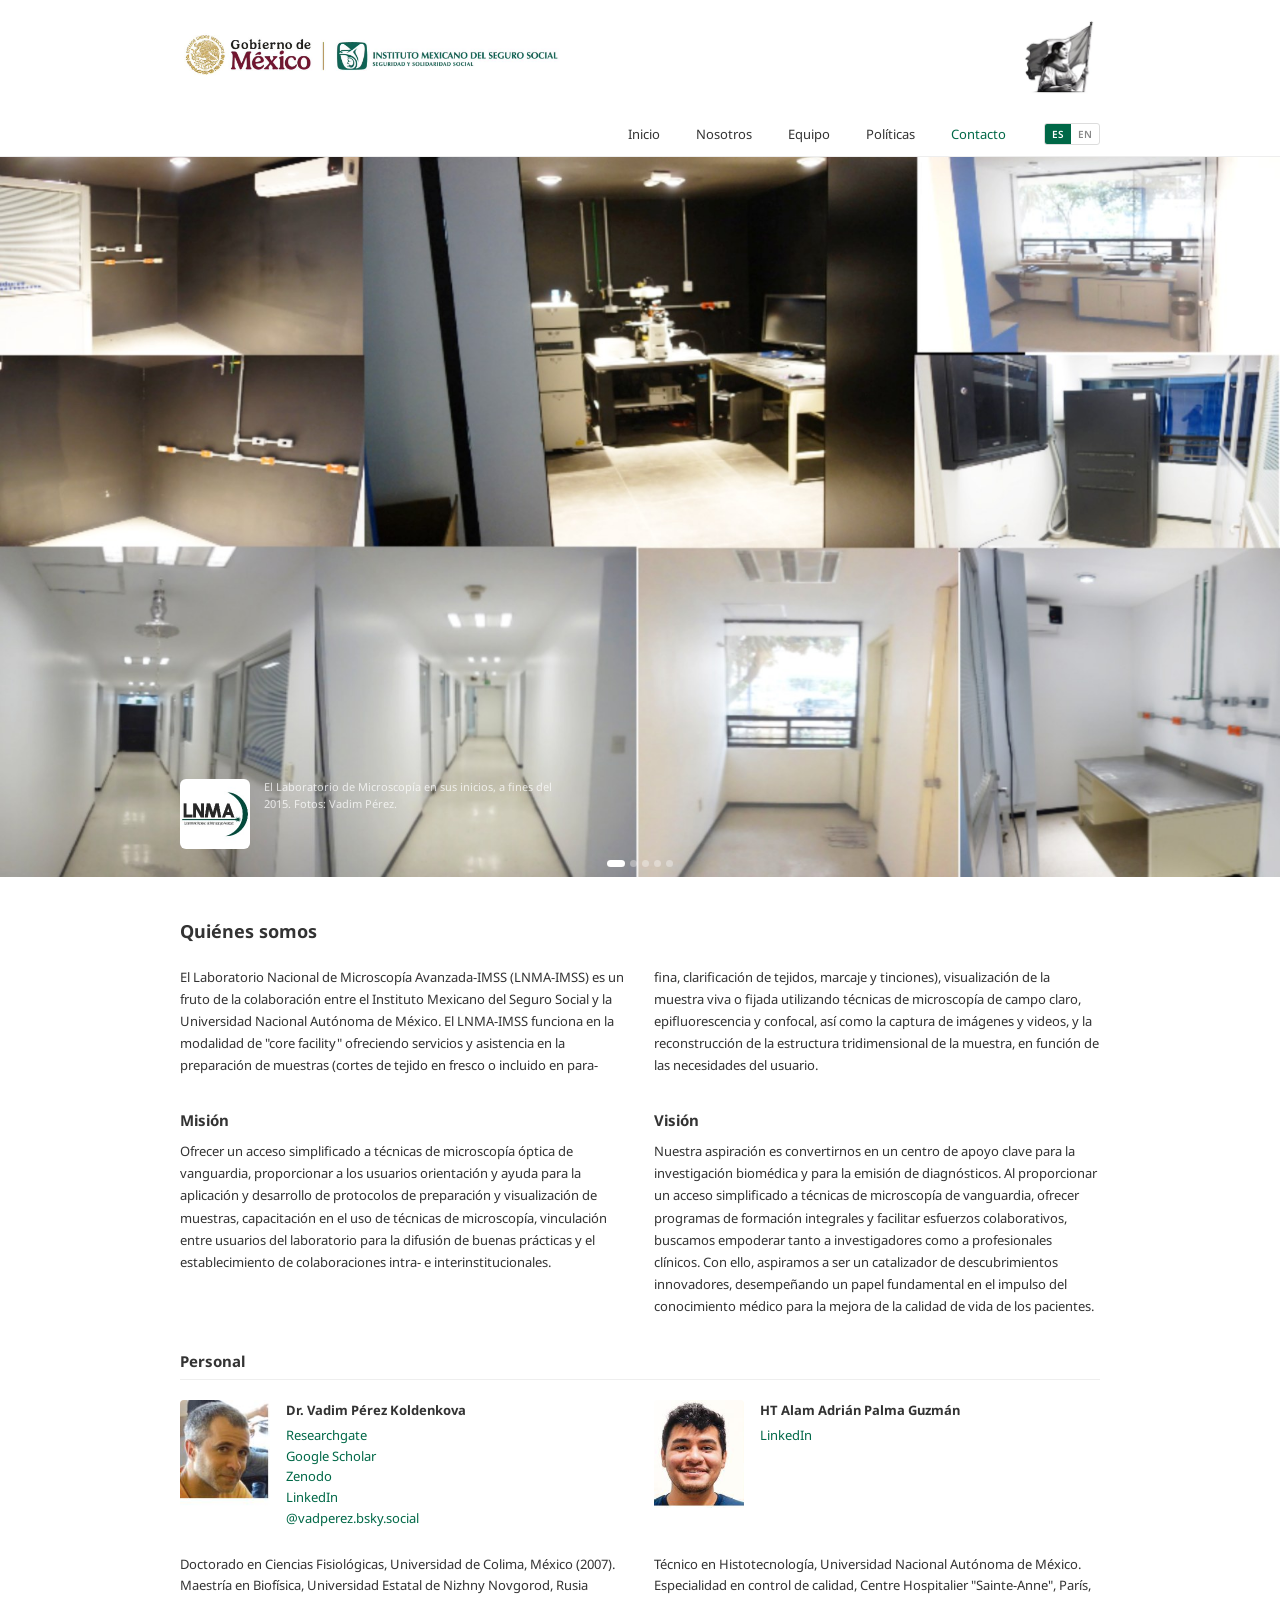
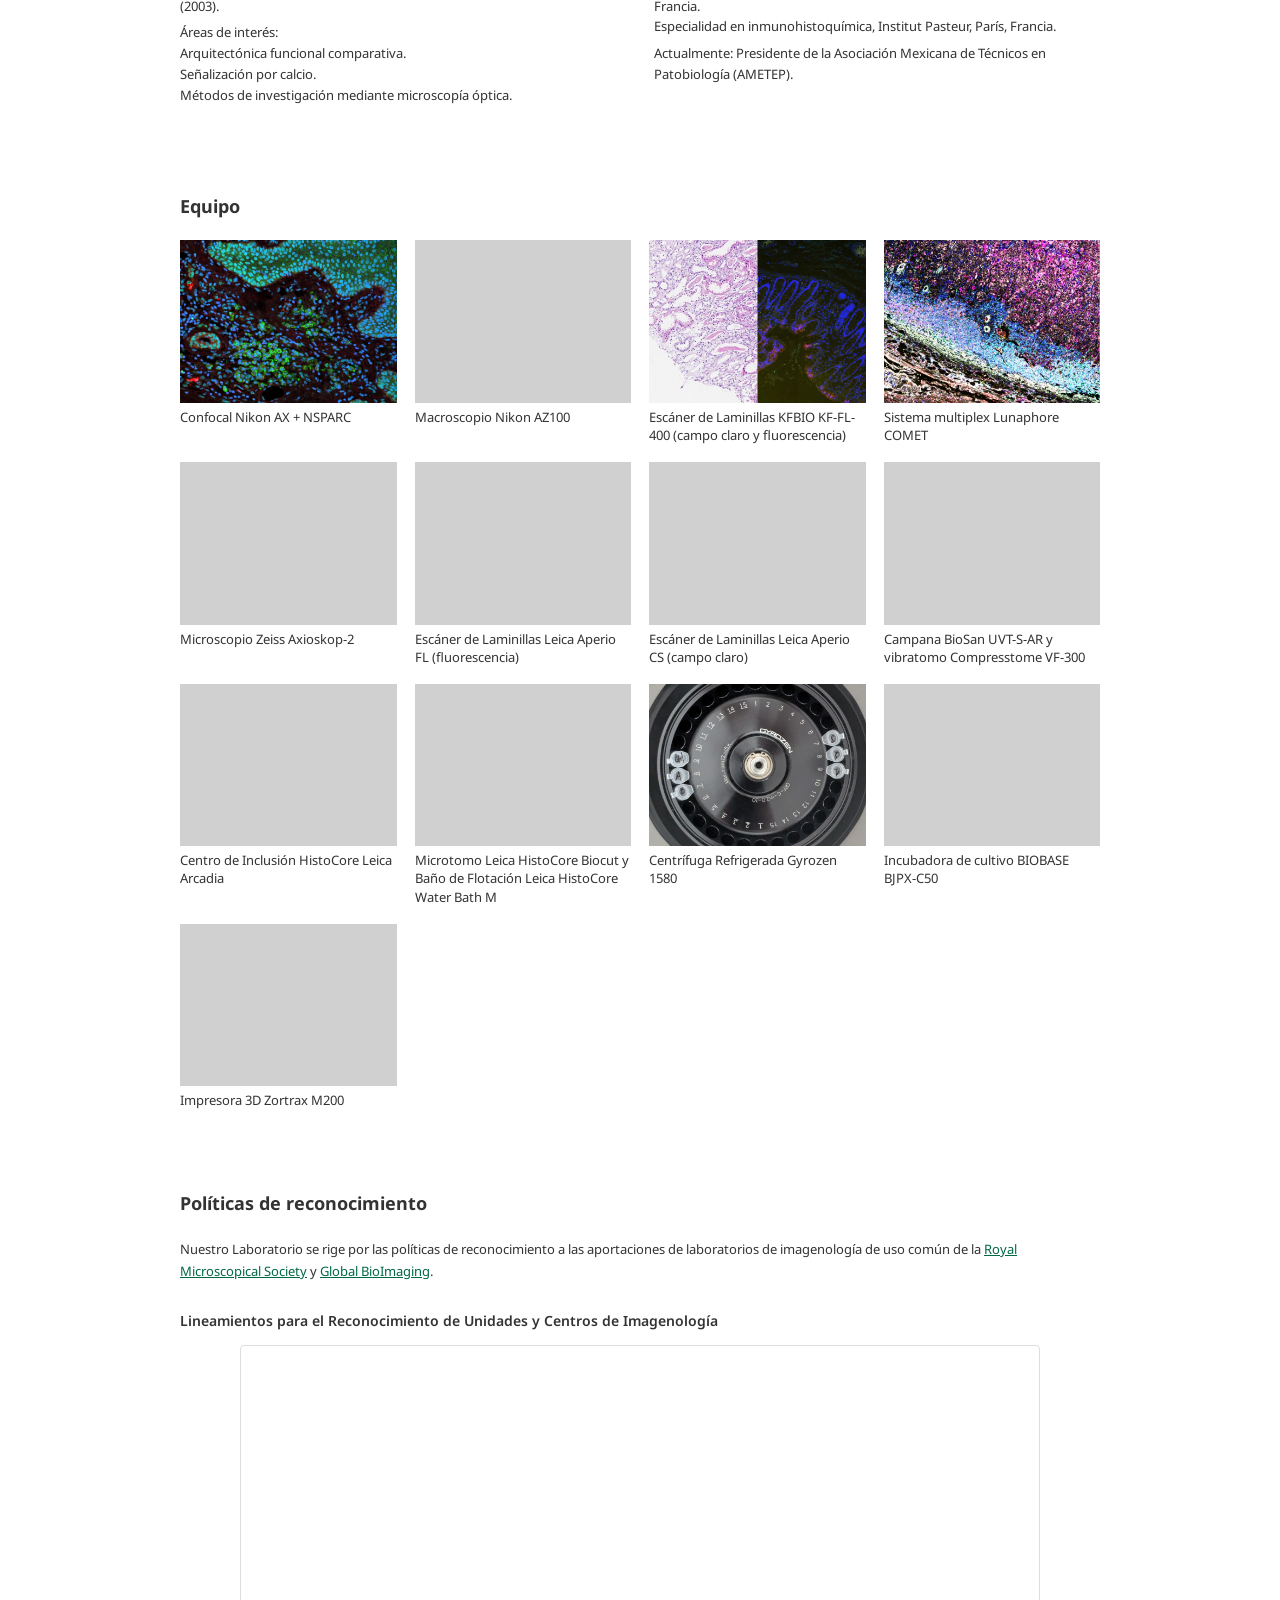
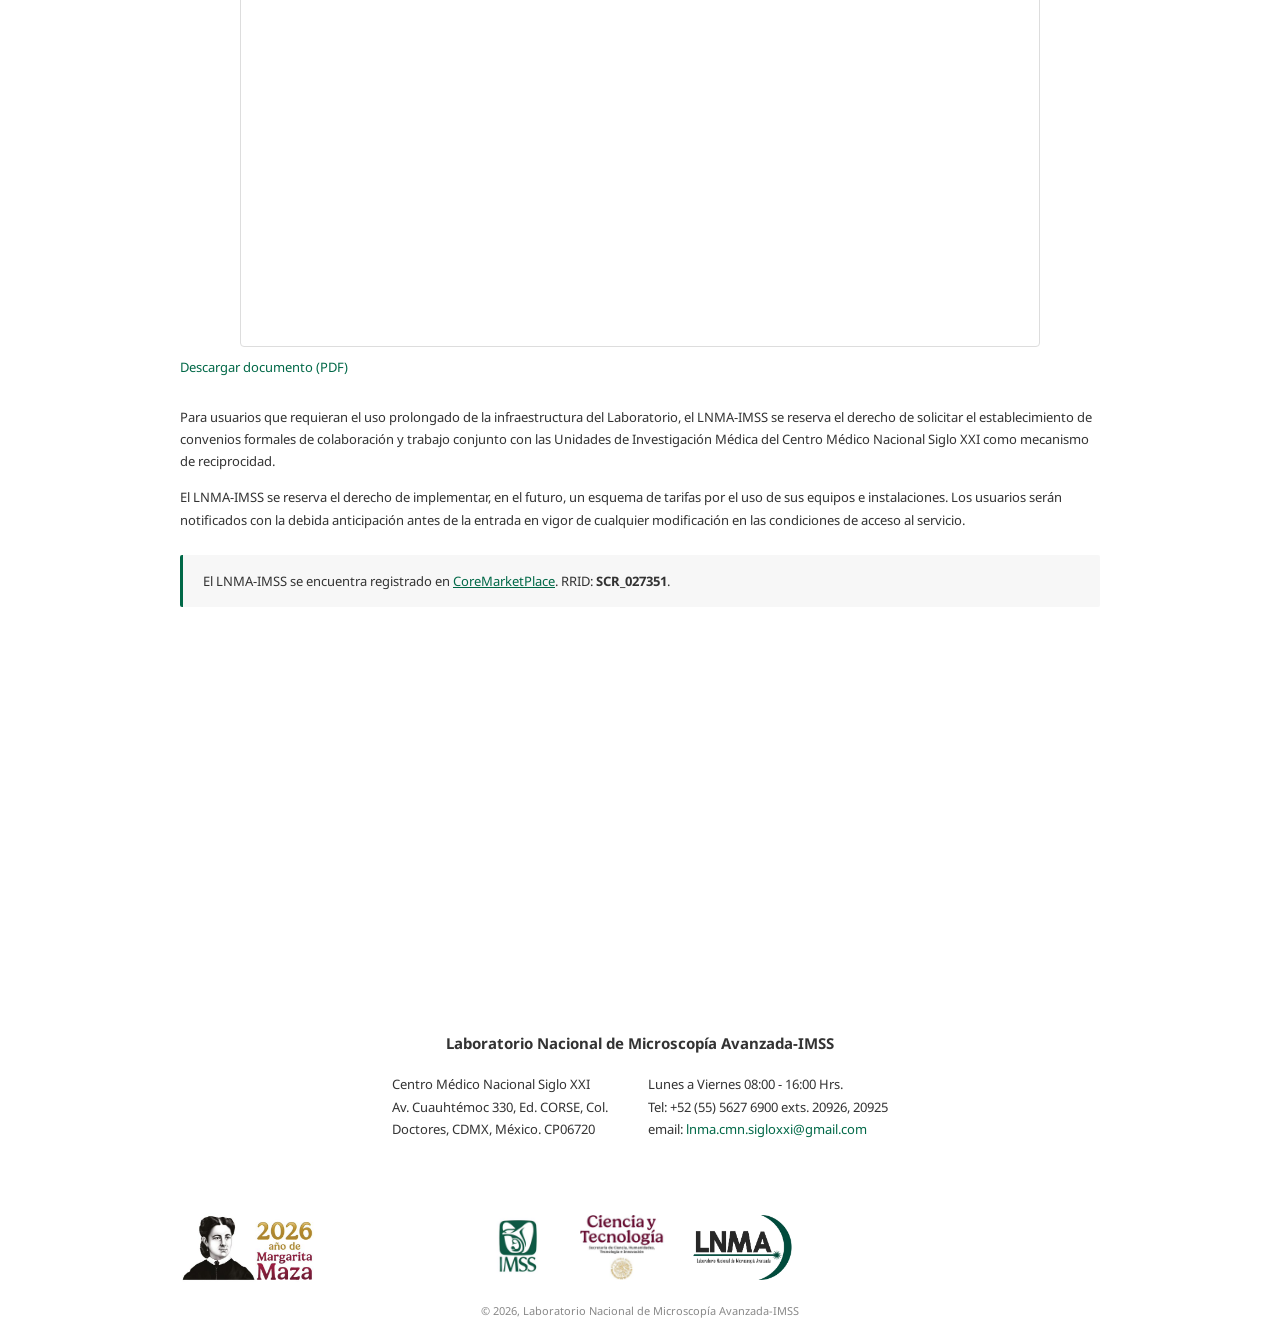
<file: index.html>
<!DOCTYPE html>
<html lang="es">
<head>
  <meta charset="UTF-8">
  <meta name="viewport" content="width=device-width, initial-scale=1.0">

  <!-- Primary Meta Tags -->
  <title>LNMA-IMSS — Laboratorio Nacional de Microscopía Avanzada</title>
  <meta name="title" content="LNMA-IMSS — Laboratorio Nacional de Microscopía Avanzada">
  <meta name="description" content="Laboratorio Nacional de Microscopía Avanzada del Instituto Mexicano del Seguro Social (IMSS) y la UNAM. Core facility de microscopía confocal, epifluorescencia, histología, procesamiento de muestras biológicas y reconstrucción 3D. Centro Médico Nacional Siglo XXI, Ciudad de México.">
  <meta name="keywords" content="LNMA, LNMA-IMSS, microscopía avanzada, microscopía confocal, epifluorescencia, histología, core facility, laboratorio nacional, IMSS, UNAM, Centro Médico Nacional Siglo XXI, microscopía óptica, fluorescencia, preparación de muestras, cortes de tejido, parafina, reconstrucción 3D, bioimagen, investigación biomédica, diagnóstico, Ciudad de México, CDMX, Nikon A1, macroscopio, escáner de laminillas, advanced microscopy, confocal microscopy, bioimaging, Mexico">
  <meta name="author" content="Laboratorio Nacional de Microscopía Avanzada - IMSS">
  <meta name="theme-color" content="#006847">
  <meta name="robots" content="index, follow">
  <meta name="language" content="Spanish, English">
  <meta name="geo.region" content="MX-CMX">
  <meta name="geo.placename" content="Ciudad de México">
  <meta name="geo.position" content="19.4111;-99.1538">
  <meta name="ICBM" content="19.4111, -99.1538">

  <!-- Canonical URL — update with your actual domain -->
  <link rel="canonical" href="https://lnma-imss.github.io/lnma-imss/">

  <!-- Hreflang (bilingual site) -->
  <link rel="alternate" hreflang="es" href="https://lnma-imss.github.io/lnma-imss/">
  <link rel="alternate" hreflang="en" href="https://lnma-imss.github.io/lnma-imss/">
  <link rel="alternate" hreflang="x-default" href="https://lnma-imss.github.io/lnma-imss/">

  <!-- Open Graph / Facebook -->
  <meta property="og:type" content="website">
  <meta property="og:url" content="https://lnma-imss.github.io/lnma-imss/">
  <meta property="og:title" content="LNMA-IMSS — Laboratorio Nacional de Microscopía Avanzada">
  <meta property="og:description" content="Core facility de microscopía óptica avanzada del Instituto Mexicano del Seguro Social y la UNAM. Microscopía confocal, epifluorescencia, histología y procesamiento de muestras biológicas.">
  <meta property="og:image" content="https://lnma-imss.github.io/lnma-imss/assets/images/logos/header-left.png">
  <meta property="og:locale" content="es_MX">
  <meta property="og:locale:alternate" content="en_US">
  <meta property="og:site_name" content="LNMA-IMSS">

  <!-- Twitter Card -->
  <meta name="twitter:card" content="summary_large_image">
  <meta name="twitter:title" content="LNMA-IMSS — Laboratorio Nacional de Microscopía Avanzada">
  <meta name="twitter:description" content="Core facility de microscopía confocal, epifluorescencia e histología. IMSS + UNAM. Centro Médico Nacional Siglo XXI, CDMX.">
  <meta name="twitter:image" content="https://lnma-imss.github.io/lnma-imss/assets/images/logos/header-left.png">

  <!-- JSON-LD Structured Data: Research Laboratory -->
  <script type="application/ld+json">
  {
    "@context": "https://schema.org",
    "@type": "ResearchOrganization",
    "name": "Laboratorio Nacional de Microscopía Avanzada - IMSS",
    "alternateName": ["LNMA-IMSS", "LNMA", "National Laboratory of Advanced Microscopy - IMSS"],
    "url": "https://lnma-imss.github.io/lnma-imss/",
    "logo": "https://lnma-imss.github.io/lnma-imss/assets/images/logos/header-left.png",
    "description": "Laboratorio Nacional de Microscopía Avanzada del IMSS y la UNAM. Core facility que ofrece servicios de microscopía confocal, epifluorescencia, histología, preparación de muestras y reconstrucción 3D para investigación biomédica y diagnóstico.",
    "foundingDate": "2020",
    "address": {
      "@type": "PostalAddress",
      "streetAddress": "Av. Cuauhtémoc 330, Ed. CORSE",
      "addressLocality": "Ciudad de México",
      "addressRegion": "CDMX",
      "postalCode": "06720",
      "addressCountry": "MX"
    },
    "geo": {
      "@type": "GeoCoordinates",
      "latitude": 19.4111,
      "longitude": -99.1538
    },
    "telephone": "+52-55-5627-6900",
    "email": "lnma.cmn.sigloxxi@gmail.com",
    "openingHours": "Mo-Fr 08:00-16:00",
    "parentOrganization": [
      {
        "@type": "Organization",
        "name": "Instituto Mexicano del Seguro Social",
        "alternateName": "IMSS",
        "url": "https://www.imss.gob.mx"
      },
      {
        "@type": "Organization",
        "name": "Universidad Nacional Autónoma de México",
        "alternateName": "UNAM",
        "url": "https://www.unam.mx"
      }
    ],
    "location": {
      "@type": "Place",
      "name": "Centro Médico Nacional Siglo XXI",
      "address": {
        "@type": "PostalAddress",
        "streetAddress": "Av. Cuauhtémoc 330",
        "addressLocality": "Ciudad de México",
        "postalCode": "06720",
        "addressCountry": "MX"
      }
    },
    "knowsAbout": [
      "Confocal microscopy",
      "Epifluorescence microscopy",
      "Brightfield microscopy",
      "Histology",
      "Tissue processing",
      "3D reconstruction",
      "Bioimaging",
      "Sample preparation",
      "Tissue clearing",
      "Immunohistochemistry",
      "Fluorescence imaging"
    ],
    "hasOfferCatalog": {
      "@type": "OfferCatalog",
      "name": "Microscopy Services",
      "itemListElement": [
        {
          "@type": "Offer",
          "itemOffered": {
            "@type": "Service",
            "name": "Confocal microscopy imaging",
            "description": "Laser scanning confocal microscopy with spectral detection"
          }
        },
        {
          "@type": "Offer",
          "itemOffered": {
            "@type": "Service",
            "name": "Sample preparation and histology",
            "description": "Tissue sectioning, staining, clearing, and embedding in paraffin"
          }
        },
        {
          "@type": "Offer",
          "itemOffered": {
            "@type": "Service",
            "name": "Image acquisition and 3D reconstruction",
            "description": "Fluorescence imaging, video capture, and three-dimensional sample reconstruction"
          }
        }
      ]
    },
    "sameAs": []
  }
  </script>

  <!-- JSON-LD: Local Business (for Google Maps / local search) -->
  <script type="application/ld+json">
  {
    "@context": "https://schema.org",
    "@type": "MedicalOrganization",
    "name": "Laboratorio Nacional de Microscopía Avanzada - IMSS",
    "image": "https://lnma-imss.github.io/lnma-imss/assets/images/logos/header-left.png",
    "url": "https://lnma-imss.github.io/lnma-imss/",
    "telephone": "+52-55-5627-6900",
    "email": "lnma.cmn.sigloxxi@gmail.com",
    "address": {
      "@type": "PostalAddress",
      "streetAddress": "Av. Cuauhtémoc 330, Ed. CORSE, Col. Doctores",
      "addressLocality": "Ciudad de México",
      "addressRegion": "CDMX",
      "postalCode": "06720",
      "addressCountry": "MX"
    },
    "geo": {
      "@type": "GeoCoordinates",
      "latitude": 19.4111,
      "longitude": -99.1538
    },
    "openingHoursSpecification": {
      "@type": "OpeningHoursSpecification",
      "dayOfWeek": ["Monday","Tuesday","Wednesday","Thursday","Friday"],
      "opens": "08:00",
      "closes": "16:00"
    }
  }
  </script>

  <!-- JSON-LD: BreadcrumbList -->
  <script type="application/ld+json">
  {
    "@context": "https://schema.org",
    "@type": "BreadcrumbList",
    "itemListElement": [
      { "@type": "ListItem", "position": 1, "name": "Inicio", "item": "https://lnma-imss.github.io/lnma-imss/#inicio" },
      { "@type": "ListItem", "position": 2, "name": "Nosotros", "item": "https://lnma-imss.github.io/lnma-imss/#nosotros" },
      { "@type": "ListItem", "position": 3, "name": "Equipo", "item": "https://lnma-imss.github.io/lnma-imss/#equipo" },
      { "@type": "ListItem", "position": 4, "name": "Políticas", "item": "https://lnma-imss.github.io/lnma-imss/#politicas" },
      { "@type": "ListItem", "position": 5, "name": "Contacto", "item": "https://lnma-imss.github.io/lnma-imss/#contacto" }
    ]
  }
  </script>

  <!-- Favicon -->
  <link rel="icon" type="image/png" href="assets/images/logos/favicon48.png">
  <link rel="apple-touch-icon" href="assets/images/logos/favicon48.png">

  <!-- Google Fonts: Noto Sans -->
  <link rel="preconnect" href="https://fonts.googleapis.com">
  <link rel="preconnect" href="https://fonts.gstatic.com" crossorigin>
  <link href="https://fonts.googleapis.com/css2?family=Noto+Sans:ital,wght@0,300;0,400;0,500;0,600;0,700;1,400&display=swap" rel="stylesheet">

  <!-- Stylesheet -->
  <link rel="stylesheet" href="css/style.css">
</head>
<body>

  <!-- ===== HEADER ===== -->
  <header class="site-header" id="site-header"></header>

  <!-- ===== NAVIGATION ===== -->
  <nav class="site-nav" id="site-nav"></nav>

  <!-- ===== MAIN CONTENT ===== -->
  <main>

    <!-- Carousel / Hero -->
    <section id="inicio" class="carousel-section" aria-label="Image carousel">
      <div id="carousel-section">
        <!-- Rendered by JS -->
      </div>
    </section>

    <!-- About / Nosotros -->
    <section id="nosotros" class="section">
      <!-- Rendered by JS -->
    </section>

    <!-- Equipment / Equipo -->
    <section id="equipo" class="section">
      <!-- Rendered by JS -->
    </section>

    <!-- Acknowledgment Policies / Políticas de reconocimiento -->
    <section id="politicas" class="section">
      <!-- Rendered by JS -->
    </section>

    <!--
      ═══════════════════════════════════════════════════
      FUTURE SECTIONS: Add new sections here.
      Example:

      <section id="recursos" class="section">
        <div class="container">
          <div class="section-header reveal">
            <h2>Recursos</h2>
          </div>
          <p>Content here...</p>
        </div>
      </section>

      Then add to nav in data/site-config.js:
      { "id": "recursos", "es": "Recursos", "en": "Resources" }
      ═══════════════════════════════════════════════════
    -->

    <!-- Contact / Contacto -->
    <section id="contacto" class="section">
      <!-- Rendered by JS -->
    </section>

  </main>

  <!-- ===== FOOTER ===== -->
  <footer class="site-footer" id="site-footer"></footer>

  <!-- ===== DATA (edit these files to manage content) ===== -->
  <script src="data/site-config.js"></script>
  <script src="data/carousel.js"></script>
  <script src="data/equipment.js"></script>
  <script src="data/content.js"></script>
  <script src="data/policies.js"></script>

  <!-- ===== ENGINE ===== -->
  <script src="js/main.js"></script>

</body>
</html>
</file>
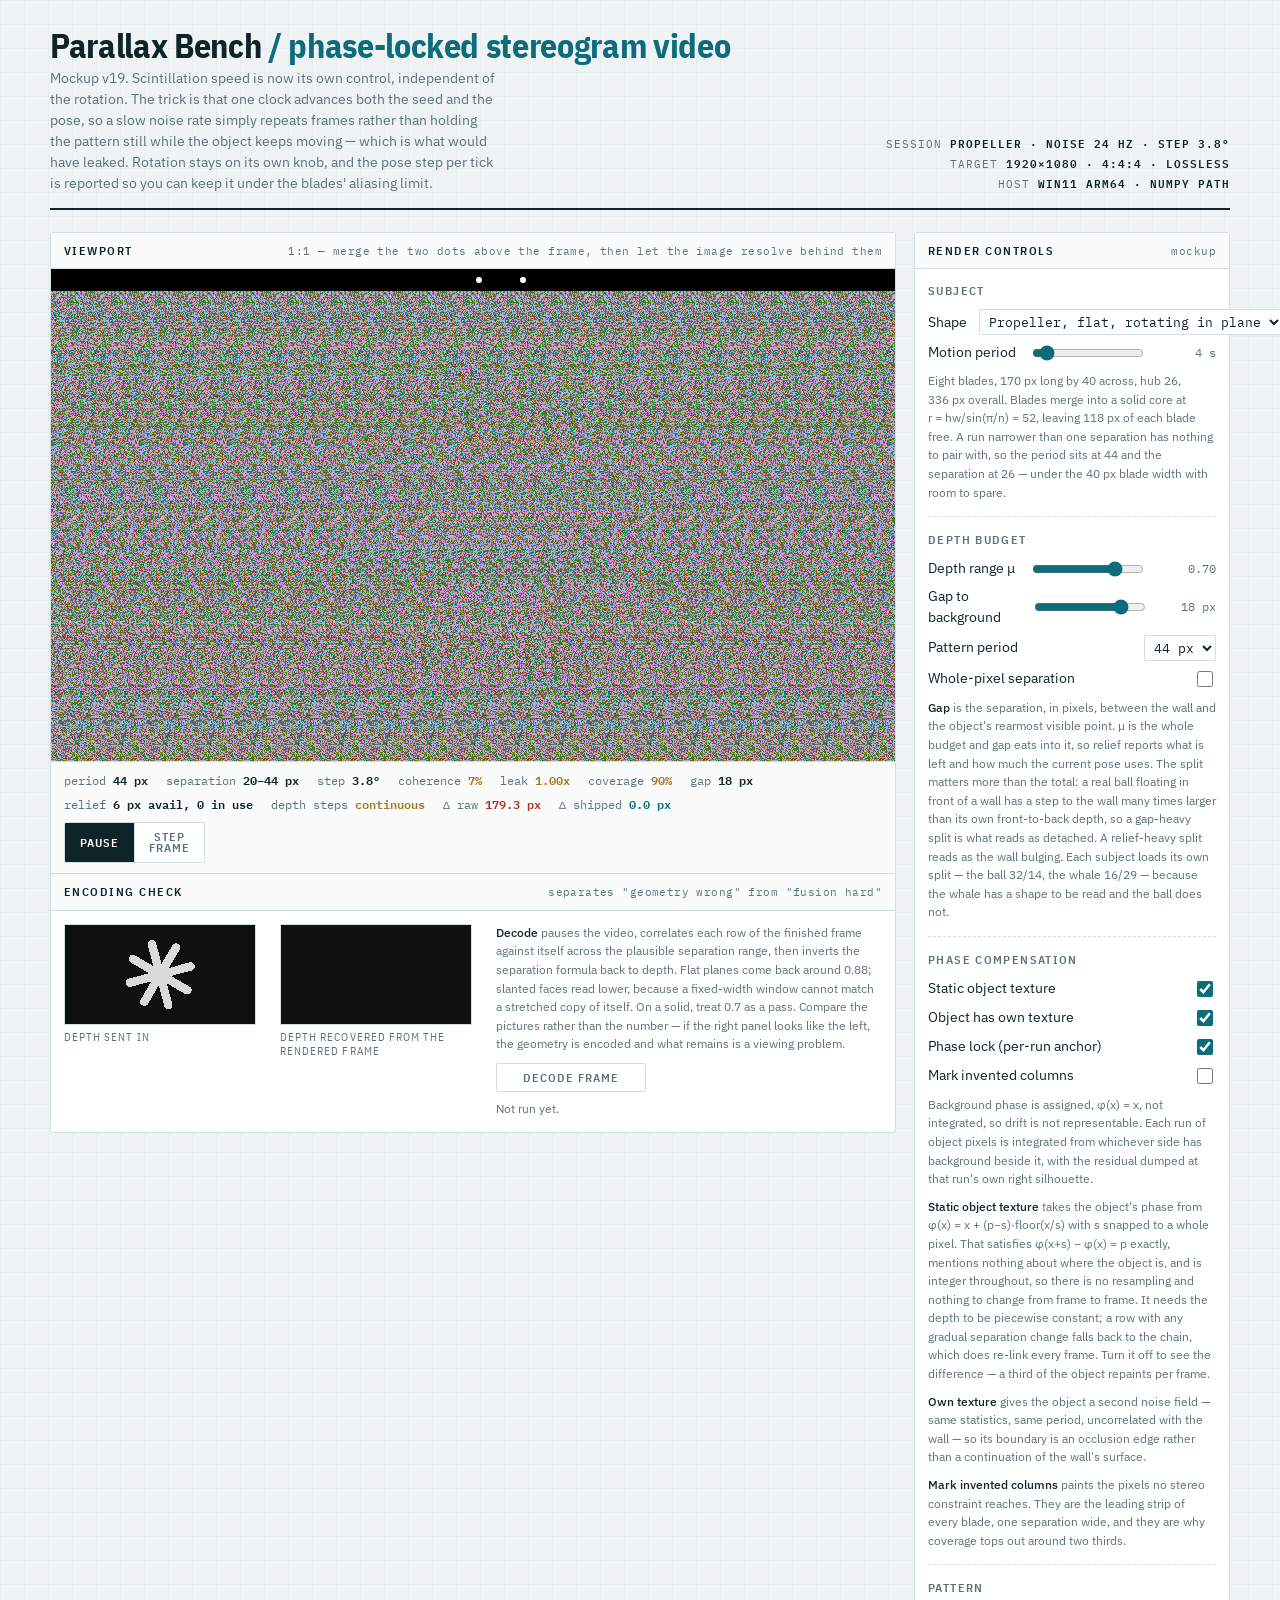
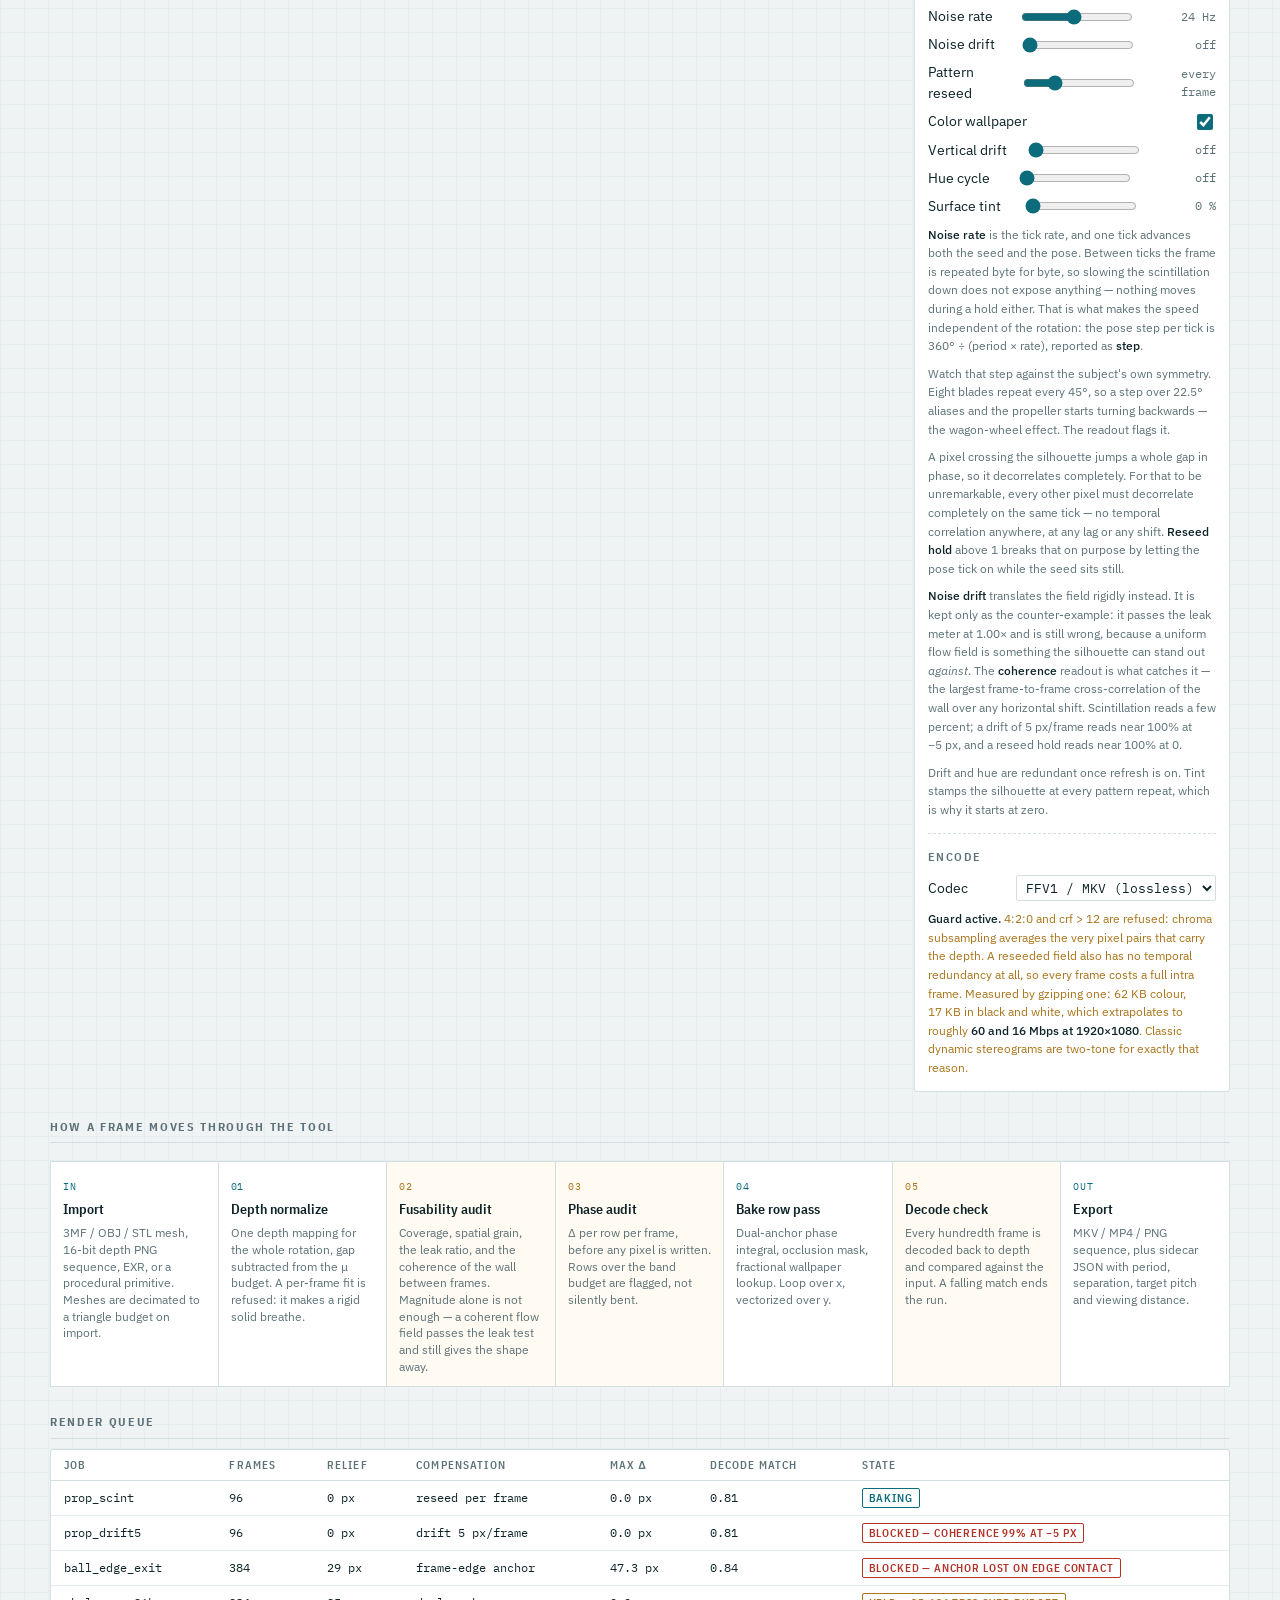
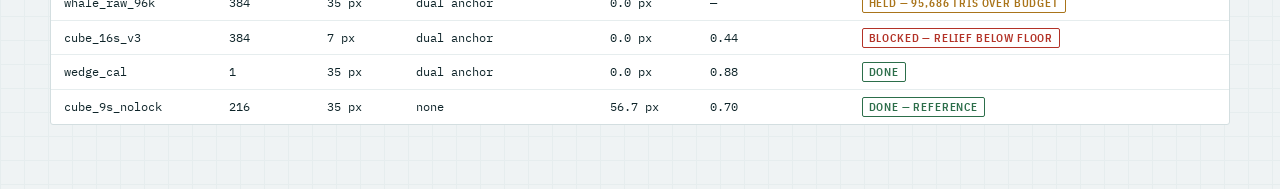
<file: Tools/index.html>
<!DOCTYPE html>
<html lang="en">
<head>
<meta charset="utf-8">
<meta name="viewport" content="width=device-width, initial-scale=1">
<title>Parallax Bench — autostereogram video renderer (mockup v19)</title>
<link rel="preconnect" href="https://fonts.googleapis.com">
<link rel="preconnect" href="https://fonts.gstatic.com" crossorigin>
<link href="https://fonts.googleapis.com/css2?family=IBM+Plex+Mono:wght@400;500;600&family=IBM+Plex+Sans+Condensed:wght@400;500;600;700&family=IBM+Plex+Sans:wght@400;500&display=swap" rel="stylesheet">
<style>
:root{
  --paper:#EFF3F4; --surface:#FFFFFF; --ink:#0E2429; --muted:#5D7278;
  --rule:#D3DEE0; --rule-soft:#E6EDEE;
  --eyeL:#B33227; --eyeR:#0C6C7C; --warn:#A9741A; --ok:#2C6E4A;
}
*{box-sizing:border-box} html,body{margin:0}
body{background:var(--paper);
  background-image:linear-gradient(var(--rule-soft) 1px,transparent 1px),linear-gradient(90deg,var(--rule-soft) 1px,transparent 1px);
  background-size:24px 24px; color:var(--ink);
  font:15px/1.55 "IBM Plex Sans",system-ui,sans-serif; -webkit-font-smoothing:antialiased;}
.wrap{max-width:1220px;margin:0 auto;padding:28px 20px 64px}
.mast{display:flex;flex-wrap:wrap;gap:16px;align-items:flex-end;justify-content:space-between;
  border-bottom:2px solid var(--ink);padding-bottom:14px;margin-bottom:22px}
.mast h1{font-family:"IBM Plex Sans Condensed",sans-serif;font-weight:700;font-size:34px;letter-spacing:-.01em;margin:0;line-height:1}
.mast h1 span{color:var(--eyeR)}
.mast p{margin:6px 0 0;color:var(--muted);font-size:13.5px;max-width:56ch}
.stamp{font-family:"IBM Plex Mono",monospace;font-size:11px;letter-spacing:.09em;text-transform:uppercase;color:var(--muted);text-align:right;line-height:1.7}
.stamp b{color:var(--ink);font-weight:600}
.panel{background:var(--surface);border:1px solid var(--rule);border-radius:3px}
.phead{display:flex;align-items:baseline;justify-content:space-between;gap:10px;padding:9px 13px;border-bottom:1px solid var(--rule);background:#FAFCFC}
.eyebrow{font-family:"IBM Plex Sans Condensed",sans-serif;font-weight:600;font-size:11.5px;letter-spacing:.13em;text-transform:uppercase}
.phead .hint{font-family:"IBM Plex Mono",monospace;font-size:10.5px;color:var(--muted);letter-spacing:.04em}
.pbody{padding:13px}
.cols{display:grid;grid-template-columns:minmax(0,1fr) 316px;gap:18px;align-items:start}
@media(max-width:1000px){.cols{grid-template-columns:1fr}}
.stage{display:flex;align-items:stretch;overflow-x:auto}
.stage .screen{background:#000;flex:0 0 auto}
canvas{display:block}
#view{image-rendering:pixelated}
.ribbon{flex:0 0 auto;border-left:1px solid var(--rule);background:#FAFCFC;position:relative}
.ribbon .cap{position:absolute;top:6px;left:8px;font-family:"IBM Plex Sans Condensed",sans-serif;font-size:10px;letter-spacing:.11em;text-transform:uppercase;color:var(--muted)}
.stagefoot{display:flex;flex-wrap:wrap;gap:8px 18px;align-items:center;justify-content:space-between;padding:10px 13px;border-top:1px solid var(--rule);background:#FAFCFC}
.readouts{display:flex;flex-wrap:wrap;gap:6px 18px;font-family:"IBM Plex Mono",monospace;font-size:11.5px}
.ro{color:var(--muted)} .ro b{color:var(--ink);font-weight:600}
.ro.bad b{color:var(--eyeL)} .ro.good b{color:var(--eyeR)} .ro.warn b{color:var(--warn)}
.grp+.grp{margin-top:14px;padding-top:14px;border-top:1px dashed var(--rule)}
.grp>.lbl{font-family:"IBM Plex Sans Condensed",sans-serif;font-weight:600;font-size:11.5px;letter-spacing:.12em;text-transform:uppercase;color:var(--muted);display:block;margin-bottom:9px}
.row{display:flex;align-items:center;justify-content:space-between;gap:12px;margin:7px 0}
.row label{font-size:13.5px}
.row .val{font-family:"IBM Plex Mono",monospace;font-size:11.5px;color:var(--muted);min-width:56px;text-align:right}
input[type=range]{width:112px;accent-color:var(--eyeR)}
input[type=checkbox]{accent-color:var(--eyeR);width:16px;height:16px}
select{font:12.5px "IBM Plex Mono",monospace;padding:3px 5px;border:1px solid var(--rule);border-radius:2px;background:#fff;color:var(--ink)}
.seg{display:flex;border:1px solid var(--rule);border-radius:2px;overflow:hidden}
.seg button{flex:1;font:11.5px/1 "IBM Plex Sans Condensed",sans-serif;font-weight:600;letter-spacing:.08em;text-transform:uppercase;padding:8px 6px;background:#fff;border:0;border-left:1px solid var(--rule);color:var(--muted);cursor:pointer}
.seg button:first-child{border-left:0}
.seg button[aria-pressed=true]{background:var(--ink);color:#fff}
button:focus-visible,input:focus-visible,select:focus-visible{outline:2px solid var(--eyeR);outline-offset:2px}
.note{font-size:12px;color:var(--muted);margin:9px 0 0}
.note b{color:var(--ink);font-weight:500}
.flow{display:grid;grid-template-columns:repeat(7,minmax(0,1fr));margin-top:18px}
@media(max-width:900px){.flow{grid-template-columns:repeat(2,1fr)}}
.step{background:var(--surface);border:1px solid var(--rule);border-left:0;padding:11px 12px}
.step:first-child{border-left:1px solid var(--rule)}
.step .n{font-family:"IBM Plex Mono",monospace;font-size:10px;color:var(--eyeR);letter-spacing:.08em}
.step h4{font-family:"IBM Plex Sans Condensed",sans-serif;font-size:13.5px;margin:3px 0 5px;font-weight:600}
.step p{margin:0;font-size:11.5px;color:var(--muted);line-height:1.45}
.step.gate{background:#FFFBF2} .step.gate .n{color:var(--warn)}
table{width:100%;border-collapse:collapse;font-size:13px}
th{font-family:"IBM Plex Sans Condensed",sans-serif;font-size:10.5px;letter-spacing:.11em;text-transform:uppercase;color:var(--muted);text-align:left;font-weight:600;padding:7px 13px;border-bottom:1px solid var(--rule)}
td{padding:8px 13px;border-bottom:1px solid var(--rule-soft);font-family:"IBM Plex Mono",monospace;font-size:11.5px}
tr:last-child td{border-bottom:0}
.bar{height:5px;background:var(--rule-soft);border-radius:99px;overflow:hidden;min-width:70px}
.bar i{display:block;height:100%;background:var(--eyeR)}
.tag{font-family:"IBM Plex Sans Condensed",sans-serif;font-weight:600;font-size:10.5px;letter-spacing:.08em;text-transform:uppercase;padding:2px 6px;border-radius:2px;border:1px solid currentColor}
.tag.run{color:var(--eyeR)}.tag.hold{color:var(--warn)}.tag.done{color:var(--ok)}.tag.fail{color:var(--eyeL)}
.sect{margin-top:26px}
.sect>h3{font-family:"IBM Plex Sans Condensed",sans-serif;font-size:12px;letter-spacing:.14em;text-transform:uppercase;color:var(--muted);margin:0 0 10px;padding-bottom:6px;border-bottom:1px solid var(--rule)}

.insets{display:grid;grid-template-columns:200px 200px minmax(0,1fr);gap:16px;align-items:start}
.insets figure{margin:0}
.insets canvas{display:block;border:1px solid var(--rule);background:#111}
.insets figcaption{font-family:"IBM Plex Sans Condensed",sans-serif;font-size:10.5px;letter-spacing:.1em;
  text-transform:uppercase;color:var(--muted);margin-top:5px;line-height:1.35}
.insetnote .note{font-size:12px}
@media(max-width:820px){.insets{grid-template-columns:1fr}}
</style>
</head>
<body>
<div class="wrap">

<div class="mast">
  <div>
    <h1>Parallax Bench <span>/ phase-locked stereogram video</span></h1>
    <p>Mockup v19. Scintillation speed is now its own control, independent of the rotation. The trick is that one clock advances both the seed and the pose, so a slow noise rate simply repeats frames rather than holding the pattern still while the object keeps moving — which is what would have leaked. Rotation stays on its own knob, and the pose step per tick is reported so you can keep it under the blades' aliasing limit.</p>
  </div>
  <div class="stamp">
    session <b>propeller · noise 24 Hz · step 3.8°</b><br>
    target <b>1920×1080 · 4:4:4 · lossless</b><br>
    host <b>win11 arm64 · numpy path</b>
  </div>
</div>

<div class="cols">
  <div class="panel">
    <div class="phead">
      <span class="eyebrow">Viewport</span>
      <span class="hint">1:1 — merge the two dots above the frame, then let the image resolve behind them</span>
    </div>
    <div class="stage">
      <div class="screen"><canvas id="view" width="900" height="492"></canvas></div>
      <div class="ribbon"><span class="cap">Δ</span><canvas id="drift" width="88" height="492"></canvas></div>
    </div>
    <div class="stagefoot">
      <div class="readouts">
        <span class="ro">period <b id="ro-p">130 px</b></span>
        <span class="ro">separation <b id="ro-s">—</b></span>
        <span class="ro">step <b id="ro-step">—</b></span>
        <span class="ro warn">coherence <b id="ro-coh">—</b></span>
        <span class="ro warn">leak <b id="ro-leak">—</b></span>
        <span class="ro warn">coverage <b id="ro-cov">—</b></span>
        <span class="ro">gap <b id="ro-gap">—</b></span>
        <span class="ro">relief <b id="ro-rel">—</b></span>
        <span class="ro warn">depth steps <b id="ro-lv">—</b></span>
        <span class="ro bad">Δ raw <b id="ro-draw">—</b></span>
        <span class="ro good">Δ shipped <b id="ro-dfix">—</b></span>
      </div>
      <div class="seg" style="max-width:200px">
        <button id="btn-play" aria-pressed="true">Pause</button>
        <button id="btn-step">Step frame</button>
      </div>
    </div>

    <div class="phead" style="border-top:1px solid var(--rule)">
      <span class="eyebrow">Encoding check</span>
      <span class="hint">separates "geometry wrong" from "fusion hard"</span>
    </div>
    <div class="pbody">
      <div class="insets">
        <figure><canvas id="dmIn" width="190" height="99"></canvas><figcaption>Depth sent in</figcaption></figure>
        <figure><canvas id="dmOut" width="190" height="99"></canvas><figcaption>Depth recovered from the rendered frame</figcaption></figure>
        <div class="insetnote">
          <p class="note" style="margin:0 0 9px"><b>Decode</b> pauses the video, correlates each row of the finished frame against itself across the plausible separation range, then inverts the separation formula back to depth. Flat planes come back around 0.88; slanted faces read lower, because a fixed-width window cannot match a stretched copy of itself. On a solid, treat 0.7 as a pass. Compare the pictures rather than the number — if the right panel looks like the left, the geometry is encoded and what remains is a viewing problem.</p>
          <div class="seg" style="max-width:150px"><button id="btn-dec">Decode frame</button></div>
          <p class="note" id="dec-stat" style="margin-top:8px">Not run yet.</p>
        </div>
      </div>
    </div>
  </div>

  <div class="panel">
    <div class="phead"><span class="eyebrow">Render controls</span><span class="hint">mockup</span></div>
    <div class="pbody">

      <div class="grp">
        <span class="lbl">Subject</span>
        <div class="row"><label for="c-shape">Shape</label>
          <select id="c-shape"><option value="prop" selected>Propeller, flat, rotating in plane</option><option value="ball">Ball, bouncing right to left</option><option value="whale">Whale (your 3MF)</option><option value="wedge">Step wedge (calibration)</option><option value="cube">Rotating cube</option></select></div>
        <div class="row"><label for="c-rpm">Motion period</label><input type="range" id="c-rpm" min="2" max="30" value="4"><span class="val" id="v-rpm">4 s</span></div>
        <p class="note">Eight blades, 170&nbsp;px long by 40 across, hub 26, 336&nbsp;px overall. Blades merge into a solid core at r&nbsp;=&nbsp;hw/sin(π/n)&nbsp;=&nbsp;52, leaving 118&nbsp;px of each blade free. A run narrower than one separation has nothing to pair with, so the period sits at 44 and the separation at 26 — under the 40&nbsp;px blade width with room to spare.</p>
      </div>

      <div class="grp">
        <span class="lbl">Depth budget</span>
        <div class="row"><label for="c-depth">Depth range μ</label><input type="range" id="c-depth" min="15" max="85" value="70"><span class="val" id="v-depth">0.70</span></div>
        <div class="row"><label for="c-gap">Gap to background</label><input type="range" id="c-gap" min="0" max="22" value="18"><span class="val" id="v-gap">18 px</span></div>
        <div class="row"><label for="c-per">Pattern period</label>
          <select id="c-per"><option value="44" selected>44 px</option><option value="56">56 px</option><option value="36">36 px</option></select></div>
        <div class="row"><label for="c-quant">Whole-pixel separation</label><input type="checkbox" id="c-quant"></div>
        <p class="note"><b>Gap</b> is the separation, in pixels, between the wall and the object's rearmost visible point. μ is the whole budget and gap eats into it, so relief reports what is left and how much the current pose uses. The split matters more than the total: a real ball floating in front of a wall has a step to the wall many times larger than its own front-to-back depth, so a gap-heavy split is what reads as detached. A relief-heavy split reads as the wall bulging. Each subject loads its own split — the ball 32/14, the whale 16/29 — because the whale has a shape to be read and the ball does not.</p>
      </div>

      <div class="grp">
        <span class="lbl">Phase compensation</span>
        <div class="row"><label for="c-statictex">Static object texture</label><input type="checkbox" id="c-statictex" checked></div>
        <div class="row"><label for="c-owntex">Object has own texture</label><input type="checkbox" id="c-owntex" checked></div>
        <div class="row"><label for="c-lock">Phase lock (per-run anchor)</label><input type="checkbox" id="c-lock" checked></div>
        <div class="row"><label for="c-seam">Mark invented columns</label><input type="checkbox" id="c-seam"></div>
        <p class="note">Background phase is assigned, φ(x)&nbsp;=&nbsp;x, not integrated, so drift is not representable. Each run of object pixels is integrated from whichever side has background beside it, with the residual dumped at that run's own right silhouette.</p>
        <p class="note"><b>Static object texture</b> takes the object's phase from φ(x)&nbsp;=&nbsp;x&nbsp;+&nbsp;(p−s)·floor(x/s) with s snapped to a whole pixel. That satisfies φ(x+s)&nbsp;−&nbsp;φ(x)&nbsp;=&nbsp;p exactly, mentions nothing about where the object is, and is integer throughout, so there is no resampling and nothing to change from frame to frame. It needs the depth to be piecewise constant; a row with any gradual separation change falls back to the chain, which does re-link every frame. Turn it off to see the difference — a third of the object repaints per frame.</p>
        <p class="note"><b>Own texture</b> gives the object a second noise field — same statistics, same period, uncorrelated with the wall — so its boundary is an occlusion edge rather than a continuation of the wall's surface.</p>
        <p class="note"><b>Mark invented columns</b> paints the pixels no stereo constraint reaches. They are the leading strip of every blade, one separation wide, and they are why coverage tops out around two thirds.</p>
      </div>

      <div class="grp">
        <span class="lbl">Pattern</span>
        <div class="row"><label for="c-rate">Noise rate</label><input type="range" id="c-rate" min="2" max="48" value="24"><span class="val" id="v-rate">24 Hz</span></div>
        <div class="row"><label for="c-drift">Noise drift</label><input type="range" id="c-drift" min="0" max="20" value="0"><span class="val" id="v-drift">off</span></div>
        <div class="row"><label for="c-hold">Pattern reseed</label><input type="range" id="c-hold" min="0" max="4" value="1"><span class="val" id="v-hold">every frame</span></div>
        <div class="row"><label for="c-color">Color wallpaper</label><input type="checkbox" id="c-color" checked></div>
        <div class="row"><label for="c-scroll">Vertical drift</label><input type="range" id="c-scroll" min="0" max="40" value="0"><span class="val" id="v-scroll">off</span></div>
        <div class="row"><label for="c-hue">Hue cycle</label><input type="range" id="c-hue" min="0" max="30" value="0"><span class="val" id="v-hue">off</span></div>
        <div class="row"><label for="c-tint">Surface tint</label><input type="range" id="c-tint" min="0" max="100" value="0"><span class="val" id="v-tint">0 %</span></div>
        <p class="note"><b>Noise rate</b> is the tick rate, and one tick advances both the seed and the pose. Between ticks the frame is repeated byte for byte, so slowing the scintillation down does not expose anything — nothing moves during a hold either. That is what makes the speed independent of the rotation: the pose step per tick is 360° ÷ (period × rate), reported as <b>step</b>.</p>
        <p class="note">Watch that step against the subject's own symmetry. Eight blades repeat every 45°, so a step over 22.5° aliases and the propeller starts turning backwards — the wagon-wheel effect. The readout flags it.</p>
        <p class="note">A pixel crossing the silhouette jumps a whole gap in phase, so it decorrelates completely. For that to be unremarkable, every other pixel must decorrelate completely on the same tick — no temporal correlation anywhere, at any lag or any shift. <b>Reseed hold</b> above 1 breaks that on purpose by letting the pose tick on while the seed sits still.</p>
        <p class="note"><b>Noise drift</b> translates the field rigidly instead. It is kept only as the counter-example: it passes the leak meter at 1.00× and is still wrong, because a uniform flow field is something the silhouette can stand out <em>against</em>. The <b>coherence</b> readout is what catches it — the largest frame-to-frame cross-correlation of the wall over any horizontal shift. Scintillation reads a few percent; a drift of 5&nbsp;px/frame reads near 100% at −5&nbsp;px, and a reseed hold reads near 100% at 0.</p>
        <p class="note">Drift and hue are redundant once refresh is on. Tint stamps the silhouette at every pattern repeat, which is why it starts at zero.</p>
      </div>

      <div class="grp">
        <span class="lbl">Encode</span>
        <div class="row"><label>Codec</label><select><option>FFV1 / MKV (lossless)</option><option>x264 4:4:4 qp 0</option><option>PNG sequence</option></select></div>
        <p class="note" style="color:var(--warn)"><b>Guard active.</b> 4:2:0 and crf &gt; 12 are refused: chroma subsampling averages the very pixel pairs that carry the depth. A reseeded field also has no temporal redundancy at all, so every frame costs a full intra frame. Measured by gzipping one: 62&nbsp;KB colour, 17&nbsp;KB in black and white, which extrapolates to roughly <b>60 and 16&nbsp;Mbps at 1920&times;1080</b>. Classic dynamic stereograms are two-tone for exactly that reason.</p>
      </div>

    </div>
  </div>
</div>

<div class="sect">
  <h3>How a frame moves through the tool</h3>
  <div class="flow">
    <div class="step"><span class="n">IN</span><h4>Import</h4><p>3MF / OBJ / STL mesh, 16-bit depth PNG sequence, EXR, or a procedural primitive. Meshes are decimated to a triangle budget on import.</p></div>
    <div class="step"><span class="n">01</span><h4>Depth normalize</h4><p>One depth mapping for the whole rotation, gap subtracted from the μ budget. A per-frame fit is refused: it makes a rigid solid breathe.</p></div>
    <div class="step gate"><span class="n">02</span><h4>Fusability audit</h4><p>Coverage, spatial grain, the leak ratio, and the coherence of the wall between frames. Magnitude alone is not enough — a coherent flow field passes the leak test and still gives the shape away.</p></div>
    <div class="step gate"><span class="n">03</span><h4>Phase audit</h4><p>Δ per row per frame, before any pixel is written. Rows over the band budget are flagged, not silently bent.</p></div>
    <div class="step"><span class="n">04</span><h4>Bake row pass</h4><p>Dual-anchor phase integral, occlusion mask, fractional wallpaper lookup. Loop over x, vectorized over y.</p></div>
    <div class="step gate"><span class="n">05</span><h4>Decode check</h4><p>Every hundredth frame is decoded back to depth and compared against the input. A falling match ends the run.</p></div>
    <div class="step"><span class="n">OUT</span><h4>Export</h4><p>MKV / MP4 / PNG sequence, plus sidecar JSON with period, separation, target pitch and viewing distance.</p></div>
  </div>
</div>

<div class="sect">
  <h3>Render queue</h3>
  <div class="panel">
    <table>
      <thead><tr><th>Job</th><th>Frames</th><th>Relief</th><th>Compensation</th><th>Max Δ</th><th>Decode match</th><th>State</th></tr></thead>
      <tbody>
        <tr><td>prop_scint</td><td>96</td><td>0 px</td><td>reseed per frame</td><td>0.0 px</td><td>0.81</td><td><span class="tag run">Baking</span></td></tr>
        <tr><td>prop_drift5</td><td>96</td><td>0 px</td><td>drift 5 px/frame</td><td>0.0 px</td><td>0.81</td><td><span class="tag fail">Blocked — coherence 99% at −5 px</span></td></tr>
        <tr><td>ball_edge_exit</td><td>384</td><td>29 px</td><td>frame-edge anchor</td><td>47.3 px</td><td>0.84</td><td><span class="tag fail">Blocked — anchor lost on edge contact</span></td></tr>
        <tr><td>whale_raw_96k</td><td>384</td><td>35 px</td><td>dual anchor</td><td>0.0 px</td><td>—</td><td><span class="tag hold">Held — 95,686 tris over budget</span></td></tr>
        <tr><td>cube_16s_v3</td><td>384</td><td>7 px</td><td>dual anchor</td><td>0.0 px</td><td>0.44</td><td><span class="tag fail">Blocked — relief below floor</span></td></tr>
        <tr><td>wedge_cal</td><td>1</td><td>35 px</td><td>dual anchor</td><td>0.0 px</td><td>0.88</td><td><span class="tag done">Done</span></td></tr>
        <tr><td>cube_9s_nolock</td><td>216</td><td>35 px</td><td>none</td><td>56.7 px</td><td>0.70</td><td><span class="tag done">Done — reference</span></td></tr>
      </tbody>
    </table>
  </div>
</div>

</div>

<script>
(()=>{
const W=900,H=470,TOP=22;
const view=document.getElementById('view'),vx=view.getContext('2d');
const dc=document.getElementById('drift'),dx=dc.getContext('2d');
const dmIn=document.getElementById('dmIn').getContext('2d');
const dmOut=document.getElementById('dmOut').getContext('2d');
const img=vx.createImageData(W,H);
const el=id=>document.getElementById(id);
const S={shape:'prop',rpm:4,per:44,mu:0.70,gap:18,statictex:1,rate:24,hold:1,drift:0,quant:0,lock:1,seam:0,owntex:1,
         color:1,scroll:0,hue:0,tint:0,play:1};

const zbuf=new Float32Array(W*H);
const prevLum=new Float32Array(W*H),curLum=new Float32Array(W*H),prevMask=new Uint8Array(W*H);
let prevOK=0,lkW=-1,lkX=-1,cohHold=0,cohD=0,lastTick=-1;
const phiL=new Float64Array(W+1), phiR=new Float64Array(W+1);
const sepr=new Float32Array(W),psrc=new Int32Array(W),pfrac=new Float32Array(W),discp=new Int32Array(W);
const driftRaw=new Float32Array(H);
const lut=new Uint8Array(768);
let noise=null,noiseB=null,nPer=0;
/* Dynamic random-dot stereogram: the whole field is re-drawn from a new seed
   every frame, so nothing monocular survives - no static form, and no motion
   at the silhouette either, because a pixel crossing the edge changes exactly
   as much as every other pixel in the frame. The disparity still holds inside
   each single frame, since both members of a pair read the same seed, the same
   row and the same phase.                                                    */
let nSeed=-1,seedCtr=0;
function buildNoise(seed){
  if(nPer!==S.per){nPer=S.per;
    noise=new Uint8Array(nPer*512); noiseB=new Uint8Array(nPer*512); nSeed=-1;}
  if(seed===nSeed)return; nSeed=seed;
  const sa=(seed*2654435761)>>>0, sb=(seed*1597334677+0x9E3779B9)>>>0;
  for(let u=0;u<nPer;u++){const bu=u*512;
    for(let y=0;y<512;y++){
      let h=(u*374761393)+(y*668265263)+sa; h=(h^(h>>>13))*1274126177;
      noise[bu+y]=((h^(h>>>16))>>>0)&255;
      let g=(u*2246822519)+(y*3266489917)+sb; g=(g^(g>>>15))*2654435761;
      noiseB[bu+y]=((g^(g>>>13))>>>0)&255;}}
}
function rgbFromHSL(h,s,l){h=((h%360)+360)%360;const a=s*Math.min(l,1-l);
  const f=n=>{const k=(n+h/30)%12;return 255*(l-a*Math.max(-1,Math.min(Math.min(k-3,9-k),1)));};
  return [f(0),f(8),f(4)];}
function buildLut(hueSh){for(let n=0;n<256;n++){
  if(S.color){const c=rgbFromHSL(n/255*360+hueSh,.62,n>127?.74:.32);
    lut[n*3]=c[0];lut[n*3+1]=c[1];lut[n*3+2]=c[2];}
  else{const v=n>127?238:24;lut[n*3]=v;lut[n*3+1]=v;lut[n*3+2]=v;}}}

/* ── geometry → raw depth in zbuf, 0 = background ─────────────────
   Whale: 3MF from the user, 95,686 triangles decimated to 2,910 by
   vertex clustering on a 2.2 mm grid, quantised to int16 and inlined.
   No backface culling: clustering leaves the winding inconsistent in
   places, and culling punched holes through the body.                */
const MESH="SZgxDGzObJeIBhjOX5cE/93Nt5fl917OAJ8xF5/N8539DsfLjpzVBizLtJxa/ufKGp0i9qDLVJ7f7c3MA6DR5h7OjqmtJFbOMafOH8PMyqXmFyTK6KUkD5vH7qQmB+jG56SO/trG16XE9TzHBabL7bPILKY15W3LzKfH3rLNAa+aJm7Nw60zICHKs61cGAjH5qpjEkzG0qt47JXGNa725CXI5a0S3SPMRrG11z3OB7dOKO/LY7YxIInH/rIgG03GIbbe4pfGsLb33EnJarfT1XPN8sFgUlbMAcHaSt3LFcFDQ/rMIb9LLjbOAb9OKCjKrL4zIsPGY76t3LrHy75F1NXMAsKZwMjN88C7upbMK8EDskjMisIorNPMMMgOW6rK0sZ9UxPImsZCS2HICMdaQpHL9MYsPU3Oosc0L+nNWMdbKEzJYsdvI2rGL8ep2zPHPci11HjLusYLwSLN1cZfugTK3Mb+sePHDscDqUXJk8nRo/HKmc9NXTLJls0gU1bGSNBCSz7HcdBBQvHKC9EXPdrNFdD7LnTNG9BOKPfI29D0I2HG289w2wXHcdA91H7Lvs22z6/[base64]/O1d+HuTjMy+HWsXTJqOLqqPzI+N8wo2TKfuU+VBbNi+mVKLjLvOn7IBHHr+ux4VfGVels3LTIv+i21QbNhOVBr5zNkeVQq9DMlfH0JmDM3/GIIFrIYfQlG1zGtPJG493GW/I53KDK0+8+16nNJ/nCJbPNd/oiIbjKUvsVGfnGsP1e6lnGmPqP5PfHTfpJ3QTMPAJ4H0DMegJeFxDIdwTAEZDGGwfG8UfGWwPv7NXG6AK/5D/KWgEy3y3NkAmJHc3N+AsPGEHLVgv5DmvHfg1KB2HGOA9R/kfGbQxE9bHGAwxA7fHIAgvS5WzMrBK7FhTN8hOGDxbK8xPgBuPHAhQl/mXHJhSO9aHIFxSR7aLLTBHF57zNpRhgFG7OOxuqDqTMKBxMB6jKiRwt/hzKGhzD9YPLvBqi72LNRSFmDHzOsyO/BWHNTSS4/hLNUyKo95bN5o5oDsDVUo2/BjbVTo3G/uLU84299ojVmo9S8CDWX5cPHjfWc5VoFzvUzpSbD7LRp5PHB7LQJZNR/qPQrZOj9X7Rj5Tn7UDTxpbV5HnVzZgm3w/X8J5AJjTWiZ1vIBDTxZsUGWvQz5lSEdbOTppu7LTPrZxk5E3Rm51e3b7UTqAn2OzWJanALXHWJaa5KI3TOaR0IvLPdaWY2x/RnKb+1ebUpK5oLxvVDa3lKcXQBauU2YLP/a3J093S3LCizoPWiLlXN+fVO7fXMQ3Te7QeLHrPkLay0drQorcAzNbUr7qcxvbWwsH5UWrRor8bS/PSy708QqTSYr4LOtzSFr8YMz/RCb6a0HbPw77YyiHSPb5Hw3TSNb6NuuDSy8BKsr7SlsI3rHXQJsi6WSjQVcaoU8DTmMVATv3WwcfzOJbQicdwM2/Qq8bIzwjPasfpys/QS8fcxdXPD8ZHsNXVnMZfqXDRrsnjpDHPE9CaWqzQaNAKVLHU1cz7Tg/XGNCgOHfQ2s+UMy7QTtDwyo/Qd88NxtXP+c+3r1HWSdCzqQLTZ88xpFvPpdgAWlDRx9iyUyjVhtxsPmHP/dgBOdPQ2NhaM2LQTdrJz+/O1diMygHRstlixTjQbdmKr3zWddiJqTPTptgepFrPsOCHWVnQaOJEU3rS5OK1SorTNOF/QuzSdN/OOSHUd+G9MjjS6uGd0KLPhuBZy0LTut/LwmPTi+KJuvrSneJRstjT0uHoqWvR5d19pC3PYeXrUkvPW+lBMCHTOeuoLKDPq+nx0eDQo+cjzuTUbeWUr6TPZuUlrG/PrfGLLs3UlvI6K/fQvvGO04vS7/dYLYrW9/oiKU/SAfx42SHQMPqi1RDUYALpJo3T5gQqI4DQLQNq2wDSuP8510DV/Qh5JeHV5AsJIWjSIA1i4vzP0QqI3RvU1BKlHjrUBhUPGtDQ1Bao6TXP0RNm5CDSoBFc32DWzhhpHMbVSxyLFzHTsB7WERvQNR1w7ODQSxs75jfVMiMpFW3VMSWoD3PSDicVCJXPtiiA/wbP8iWp9SjQ4ySu7tjTBiG96J3WiixTDQ/VTC3pBkbSVy1e/i3RDS369azT0Crm71HWhTQpBsTVzjWc/lvVgDO69zXW4YYGDjje7YXiBtfcuIWc/n7cNYbG9ljdW4dN8L/eY4/GHd/dB413FxDczYpPEHPaV4nNB/fYKok8/oDYpIme9bvZcIty7W/bQo7c5e/cXJC534bfFZepJs7d9JObIErb4ZHHGVjY25FT6U/XsJKj473Zk5UH3SHceZiz17LeiZ/mLVPeypyIKV3bBZrzIyfYE5s12jfZwJ2F1SLcIaZkME7cTqMRLLnYyKRb0j/aeKeDzp3d87BjNrndUq1BMwbb66qA0AXY6q1wzNzbv7epOHbbW7N+NEXYIrYUyW/amrlKxtbbiMGmSJfYh7/EQc/aeL2WPJjc5L1swgTcUMBCu7nZmsKBtdvXo8Z4SgfZssZtQdbcl8ZHPRffFMeSwVTew8ZHuvnat8aDtFHYedC7SlnZltBrQRTdbtAyPQbf7c/ZwXLeANGpupPbGNDIs2HYf9gnT3TX19iFSmvZTtn5QZjca9myPLbemtlxwgXeKdkQu0vbLdiFs1XYC99FSXHYaN9EQrDZxuAyOnHbGeOeyJjaqt/OwzLbSd8OuzPZcN7stPLX1+ePNmTdUulxNKbZD+lLy2TbyvE1MoTbsvSW0ODYVvI4zj/cp/l2LxPcyPxJLAvY3Prx0RPbifcrz07eAwCnLR3eJwPTKsXaxwa52DjYGQNP1cbbiQsxJ5vbcw4nJEzYfAxn2l/aSQl/10vdlxFCJfndhBRdIjHbTReG4enXyBMy3RzcCxzcHm3cGB/EGpvYoR1J4wPbfhrI3/3d2SG3HFXeISX8GGrbEilBE4rXCCcC64rY2yM75jnciSwBFird1C5NEY7ZkjBY8ubXTC2r7DnbSSoq6Mje1zL2EwjfzzVZDzrcLTjdB3LYkjlT/IzXRTfH9YbZqTSI7xHdzDzlDDbePT7GBk3bXD5y/ufZHT649sHcrTpn8QTfqETUBV/e70WM/ibe+UOh+MbeuIbhFUrlgoSHDzDkA4LqBjLkhYEw/inkz4I39ibkxoWt7UvkYIdY6Nzmz4/1JPTmAY3kH4zkdYmCGVLjmYia6vngw4qb5MTjgo473hPlcZhZLRfoq5ScKHHkMZFjI4LhUJK62p7jeJYH1v/kkp3fL+7kQJpTLPThlZwX0nHjnp8AzzjmT6g2Ns3mIKWjM5fj1qWBzNDjma7jN5fk3qoyNbbg560UyZXjI7HixjznGrcdOgDjirSVx6fgc7f7xa3jNr//O+Lis750xMbi6cZtPF3jzcbawy7jU9BNPNfi6s8IxLPijNipO67iqdi4xN/iWuBEOtHi1+Nox73gjOAUxi7jHun1N/Pj4unKyMfj1uXpxp/mQe8rNu3k6/J7NGLjHfJ5y3vkV/rYMVjkM/2D0G3hy/lTzpXkHAKBLubksAWGLFLjmgPQ0gfkQAvhKcPjyg6H2EbjcgoN1lrkDhMkJjjk9BYKJFrjKRQC25DjZhwnIdvj2x874S7i6xvr3t3jSSOTHfjjjydJG7vi9yS/43Xjti2eGJfjcTAJ6knh6yxf513krDVtFXvkYDjoEs3hPzam6wTkKDIN6RTnEjsSFMHmxT77ECjkQ0AF877gFz7B7uTkyEYyDljlS0jvB2rhq0kO/XfgYEcD9UHjb0W78LvmkE6YDBHnjk/OBqjkN0+k/lvjBE8b9g7mClSLCwfoqFWYBjnnX1a5/uPmd1Wv95znTYamFmvtPYODD2XtyoAHB//sSoB9/unshIEJ9jjtlIRx7W3tHoe159LtzY9eJTTsfIx0IDPt2oiMGljtwonw40zt0Y3p3R3tZ5hbLdTrgpQHKTrtypAtJBXuAJLT2W/t9ZXb1Srtm52NL4vtJJpCLGPut5zT0UDuoJ+9zjnsNKe8Nozs36I7MyHulKHZz+Tv6aSUy3Pt0q1XOaHsjqv9x6TrdK98xsXsjba2O8Ds17abxM3s7b4mPbPsD79Fw9bs+8akPb3sdsfMwoTs8M+GPZ/sU9Diwt7sQtjIPJ7sk9iqw4DsUuEqO/rsNOEwxbTs5+nXOKXsZ+sJyEfsHuemxh3tMPC1NobssPT5NP/sePEoyuTsN/tPMoXsoPrOzZjsgALnLiXsiwbHLIXuRAPe0Wbsz/68zwjplAtCKizsbA/[base64]/79nsalhdFhvu9VYGEJXqv1nJB8zowFoB/rToBFj09ATpa1cF7UPsHlpB5w3viGFnHmDvMGB+GErtKGBhD0PrsGCOBq/qPmHT/ujqI2D39bnqFmDu7CXsXmCp5H/u+2Ko3xLwuGjWIIjvTGhnGBvubmm6DpPt3mjXBsLt4GdA/ibuE2lx9mPtGmkW7sDtP2hg5KbuuWhk3ufvnW6SIEbwj2+9F+3v0W6+D7fvN24MCR3wcW7w9fPvU2/17MvvLW/n5BDwBm4W3l7w2Ic8HKPytoWoF9/zXYJsDxb0UoAHBxj0AYBC/[base64]/NwkL0kdi+PF30rNi1w6j0xuARO7j01eBRxaL0memaOFH0uepDyHj11ua6xlzz2e91NrvzXPOsNMf1cPGZynr0RPrjMaH0mP160HD2Tfn3zWz0UwFgLvD0JAURLLv1/gLe0ob0iAuwKK/0fQ1m2dT1xAmg1lj0UxGOJbLzYRXbIZz1mBfP4R/4ihMK3fj0+xsMHlT0OB5pGjz3HR0Y5JT1hxnm38XyfCFUHJXxsSRwGBX1ISgfE4T4NibG6lf3QCQC5/nzfSwCFojzjC6LEUj3bjHz8fb4my107FP1kip26L3xaTNpFNbxNjYHEPL1qjbH8kb48TXf7nr0KT7ADv30n0BDCuP4uT4M9Hn3uj0f8BDzP0cZDln02kcQCnD4hUc49I32PEf78CbyGVMoFOvyuE+fD/j0zU0eCqT4ZU7J80r3slAS7+nznFpgHaL1jVYwGFD1PFQgEjf4v1Sj62j2hVhz5Xr112IjJqv2UF/AIRH141yT4Uz0tWAU3Zz1UGyDLXj44GjKKNX0aGYmJBTxGWwTBDHxxWu6/w7yB2ha2mfyHmkq1pL2mHFbLtv3OHGpKD3zJ3MhIYPx5XNnF73xg3OODtzy3nEEBxf122+i/iz2EHO09in0nHMu7Q/ylXNY5Y3xpnGg27HxbnFl1L/1sHcjLjb4HnptKCD2dHmeIKn1U3gOGK71xnZ7D/f2vnWQCuD3VnYj9Iz3uHeL7Cf2w3jU5IT193kh3Gf1g3n+1Pz2KH5mKfz4VX7P1iD5n4ZwFgb95oNtDxf944EUBxz9b4GO/mb9XYIv9p/9BoWG7ff9Qofk5+D77488Jdn7w4y9IEr9v4glGo7+/Ylq46b9gY073j/90pekL4P94pRSKrH9vJFa2Sz+V5eo0pP9Xphvzsz9j51+N2T9tJlTNDb9h5zJyXz96aRlN2v9z6QYyX/9gq3dOPD8mqslyJ79vLCxxpb8b7bTOm39KLaSxf/8s79JPAT9Qr82xBr9zMbAPDD9oMeYw338LNB7PB39JND8w4P9xNiNO2X89dgLxVH9DOGYOSH9iOPbxwf/XOBzxkH8Y+kkN6H8t+wSNV4A9umCyRz9yfJHMwH97PGVzLH8GftYLzf9S/7qLPT/PftN0QP+O/jxzuX69v9VLY77fANNKmH+nQbd2Mr/EANh1fP8BwqFJuP8iw1UIsv+hA+y4XoA8AsM3JX9QQiM1zz6shJsHxH8dxV5GP/+VheoERABmBb161YANBSB5L39khFL31T76BhaHGH5sRspF3P7SxyOD/D+7h0sB3UAoh7y/coAUx1O9dr/URx97Wb9xhof52/6diGCFEP60CQwD8X78CSFBmH+ziS8/gD/OCXw9W39CCSh7tP63SywDTn6qS3FBmH84C1Q/hf9zC3S9XH7yCu+8LH5uzMPDLT5EzYbByr7izVg/iP8rTW59or6sz3/BoX6JT6P/oz7GT4T+CX6y0aXBX/6z0a7/jL7ukZy+NL5/1KQC4H5zE8HBsT6b085/pn7tE8j+AH63Fs+HVv5Slk7Fx36tFecDzf7jVf9Btv8ZlfD/UH9yler9ob8XFif7d36kFqw5iH6dGNdJnP6o2AuIFL7k2BkGKv98GDbDnH/smBTB6z/zmCB/jT/PGDH9cX/RWAI7cb+118F5YD8HWKK3LP64GvbLUb8gWjsKXX8UmhOIHL/UmfJGLAAiGaWDzEBTGnPBVUAN2nw/hX/9mdx9zABKWY37SQBI2h15IEAcWgH3Er+tGnj1E38YHHQL/v9R3AXKaYAkG/KIVYBanRADaYAvXGYBtP9v29Q/m38EnOl9/z+QnWx8DcBx2394G8Bi3AX3TIBs3DR0Tj+2XNQz0P+6XnnML/9VHz0Jnn/xHlZICv+lXi7F1L+J3eNDwn98HUxCoL7e3Z59Gj8CHi/7AT+9nij5Cr+uHon3aj+A3v+0T78znn7zuX+3X/8Lgz/fX8IKur8e35i2dX7/3+l0+L9X36Az13/HofDFPIFDoVZDzMG+IIOB1YGgoKW/sAGeYMm9mgGGIbp7b4Gt4cF6fUCq40FIBoGYYkRGYwGR4ip6c0Iuoq25PsGuY6g3k4GgJjtLqICR5WEKYcF9JAKJBwIN5J72r0GPpd/1CUFo5g9z1cCcZ6XNmMDl5yfMS8GP5nCLFMJG5tu0SEGh519zEwFkKVmNj0EsaN1NOcGcKQQy2sFoq3RN60G/a1syGAGt7ESx8ECPra9OUgGBrRwxwEJJrdqxskFwb7+OjMG+L5lxUkG8saEO/kFjsfaxAQG4c8KOzkG8M9HxRAGb9jSORQGGdu8x+sIxdc5xhUFJuG4Nw0GlOCnyHYG+t0Sx4wCMedCNjQEMupoNDMH9Omlyz0Gv/FnMUcGefSh0LQH4/BwzvcFGPh6LogFWfylK94G1vq605IGpAKjJzIGWwYyI1QIJgSy2nQH1gAL11AF1QdBJagCpwo7IJEFOw4bGWEHhg/i6+wI+Az840kGjAl+3v0E0BHiFu8DERRKD24FfRXEBscG+hVF/vYG6hSx9VwGiBP07ZcEEREU5ykDoBjuC1cCEBpBBsMCVBpW/iUDjBl/94UCzGxXHbIBWmttGAMCIGuCDl4CBmwfCfUBImuJ9TsCwGrC7YACNGsA5xACNXUsLrkBy3ShKM0BpnL1HucBuHGzF6oC/3BrD6MCxm6oCQoCAHDh9HwCtXFg7fMCfXGR5VwCxXMy3roBMHWW1c4BkHoQLyMC8niZKRMC53WgI8EB4nX7FvABJXa+6uQB6XVo5+oBaHe82dcBFXpk0y0CaXp+z70BwH5ALtcBVH5PLMUBt35U0tUBVYaxDi0OZoTDBrAO4YNP/oYOBIXx9W0O34Yx71QNho6YHg0Osoo5GG4Oi4g7EloRFIl166MPOYwh5UMOpY9635YM1ZXBJ60N2JGIIkkPeJO025sOvJeL1jUNRJ5HL/UMs5rmKx0PR5wf0zAOt6BozwoMyKjDNVUK/qUAM9gOU6KJ0N4RP6b+zPsNba6XNnEN36v4NDcQBq45ymQOhrY4OG4OXLZdyCcPTLkDx+ELE79+OecOjL2ix0wRkL+QxsQNv8cVOnsOishOx30SUsdkxuAOs89dOfUONdHIxxIRVM+Txh0NitjoN1UOyNjMyFAP/tUUx+kKYt9rNlwNMeLnNHcPl+CkyiYOq+lxMmcO0OxD0BgRg+nXzToOjvBlLzMOevQ6LN0Q+vH40c8OHe8fzx8LnvZ/LdEKq/pzKYUOBv2X2WwQvvn21cANegAiJqsMWgO2IQAPmQZPG6YR9gXi4rIQUwIF3TEO/wdsHucL3wqhFwUOrQ0FEBUP5Q53B0ERIg/3/fARgA4z9XcQ4AyR7ZUOownf5bQNeRBSDagLaxHKBsIMyBFl/gsN6BAI9mIMWhDk8LwKXYcFDesTgIZwBukVP4aQ/nYW2obR9l0VzIew8d8T2Y83HTEUb42bF4YWD4r6D10Xhoj2B8QZMoh9/sIaAomN9OAY9Yp/[base64]/0DQaVuCGzY4WAemeL2EWZew6LAsaW+oH0pMXHOfvztwT3e7dLSoUjPIxKlIX7PQU2bAZXfFy1RYXlfmOJsMVfvyDIjAYXf3Y4NoaqfrD2xoXpvd+19kTxwBtHxAWgwSOGIsXVQbrEUUaFQbt6wsZ5gJ15CgXWAB53yMViAgEFXQUvQlTD5YWtAv0BkAXMQy8/mYXAgtv9l8XPgkI7pkVlwe55z0Tp49XFeIczo2cDtceuosAB04fIouU/[base64]/JMpEfx9Ev0BEjONCezT8fW9jaMM0fgdkB0YghhdcXzmYdkOCpLuceLuPlK8AhZeGD0oMfJ94tz80bM+fBLdkbuukmKqMf4+tt2WUiHOl01bgej/DbJrAedfOiInAhZPLn2yEgru9Q1yocd/nHH5AefvwoGVkh8P246rEid/t35HIg8Peq3j8eBf97HK8b3gAzF7Ad9AKbDxcgAQUfB+ogdgW//kUhoQQO9mwgWgK37TMfFwC65isdawfKDLsbbghzBdUcwggz/t0cCQil944ci49yBnEkSY9U/uAkyo8E+GAkOZd8Fksl05S9Dv0mBZQgB78ogZN+/ggpO5QK9iwo/5XC7W8m0Je358Ek2J7sHjQmkpw9GPsoj5ojERIropmx8sUrIpvF7IgqNJ0M5aQnxJ8i3zIlCqcLJr0lJ6UXIQMp/aFyGqMrlqP04tEqHabx3JInvail1+cjdq4DKJwnm6ssIxIrOq0D274ppq6V1s0lELjkLYYkRbYIKngoyLSY2Usr+bY51Wgnc7+tLpYl+L4LK8IpMb+n068nbMcTLw4m8ceQKywqXcdD0ykovsm8z8AjQc/ALtIlvs89K9Ep4c+d0+An8tcALockudgWKuUokNkE2XsrWNjz1HMnm+BlKKMni+OfIzgr8uGV2s4p1N9S1g0mTeg2Jg0mWOqvITUpKu1nGxUs6+tl4ikreenk3PAniuUh2Cgl7fCtH4EmOfOFGPApgvXREmwrpfQV7FArBfJf5Jso9e/a3qMl9PZbHHEkyvhIF1om8/pdD4YoIvzrBi4qzvyD/kkqpfvZ9bopPfqX7a8na/iZ5kEl5/+HDcck2AB7BvUlDgGl/l4miQDv9o4l7f468LokG5hUBm4s+ZfE/tIsJJiM+DgsnJ8TFfksSp47D0suH53eBqAv2Zyi/gQwOp0o9gQv257p7ZItAqEL6FYsTKjUHSEtZaVpF/ous6VtDwwytaSBB10zuaM7/nozMKW89QEzp6VJ7eYwTaZj5kcuqqm34LcshK4QIFYuBK7pF2QyhqsBEfMz1LFrA+UycrGK/yYy+KmR8lQ0xKw47IAzEK4A5fIwKa/O3rstPLe6JRUtrbaBIIkwHLUFGqkztLaNBDkx1Lad/TUwxrUr5OoyhLZX3eMuub7tJrkt3L7DIBAy4rpPAy80M7sBAIkyBb8Y4qczGb9+3Pcv3MHh16IsU8dKJzMukscBIZ0yosfn4RM0W8dL3HkwKcis18ssuM+yJiMuztC+IDAyT9D/4cAz8M+K3CswbM/Y13Ysc9f+JUQtvthqIPsw59k0GiQ0hdij4z0zCNjh3Aovx92sJIgsCOGwHwMvZeGOGMMyMeR1EkU07OKF68ozLOHm5GgxO+Bi3sotKuc7Hm4tXemEFwUwAurVD8wyDuxmB9UzjOyz/gU0Kuty9YEzpuka7akx1+jU5b0uX+Yj4IsssO8jFnwtyPFADw0vYvEzBysxovFF/n8xtPE19mgwIPFc7mUu4u4t6PUsafcjDI4sDvinBjYtdPhC/msti/dQ9zItkqh8BTw1GKii/lQ1rqjx9+c0ibFlFPI06q9ED+E1Xq8ZBr02O69G/nE206649qw2PLDE7nI1tLe4FqE1CrZ9D1o39ba+Bm435Lc4+6U2PbbH9/Q38LUx7Vw2jriH5yI1MsF/HNU0G7/OF4A24b6mD344E71mBUI5mrwm/3o4Yb4x9iY5b78w7eY3OL9x5s813sb+HNI0K8cCGNQ2OcdMEMw4vMjXBrk5O8mX/2I5BshR9nI5oMcx7UQ4Z8fs5f81rc3AHKo0SNDNF3Y21c/CD6g47c92Bpg59s2O/0k5TdDO9VM5JtCo7R84rM9X5tQ1o9cGF9g1l9hpD9M3xtgGB+w4Zdia/ks52NgN9qM4Oth57Rs3jNZB51Q1E94eFSM1CuHJDjc2+ODlBp43m+G1/tI32+C+9R83e+CJ7ok1neYEDf00nudzBr01FuiY/to1Beek9m815QBdAE4A5QBOAD4A2wDlAD4A8QBdAPAA0QDcANAA3ADbANAA5gDlANsAXgBdAPEA0QAvADAAxQDRADAA5gDwAOUA3ADmANsAawBdAF4A8QBrAF4AxQAwACMA/[base64]/[base64]/[base64]/[base64]/IDfAOIA/IDwQMiA78DuARtBLUEFQDBAB0AuwDBABUAdAQoBHEEuARxBG0EmgRUBFAERwG2AEIBOgGyAUIB8ALmAogDowKhAiIDJQOjAiIDKATBA78DmgRQBJQE+gT+BLEE/gS1BLEEQQXwBO0EQQX0BPAEQgG2AK0A3gTkBJoE5ASeBJoEOgVBBe0ERgX0BEEFZAPTAs4CKwTBAygESgRQBP8DOgXtBOkEpgI2AqMCWQNkA84CMwU6BekEtgC7ABUAeAJ+AgYCfgIMAgYCfAPmAogD/wJ+AvkCxQMlAyIDwQPFAyIDOgFCATsBuAR0BHEE/gS4BLUESwX6BPcEYgBjAFUAVABiAFUAFQAWAAsAtgAVAAsAtgALALcAOwFCAUMBBgIMAgcCeQJ4AgcCeAIGAgcC2wLaAuYCzgLTAs8CpwKmAqMCJQOnAqMCfQOIA3wDZQNkA1kDmQP/AvkC3wPpA94DwQPCA8UD/[base64]/wL5AvoCmQP5AvoCcQPeA3AD6gPpA98DxgMmA8UDkwOZA/oCxgPFA8IDmgOZA5MDxgPCA8EDwgPBAywEdQQsBHQEdAS8BHUEuQS8BLgEmgSUBJUE3wTeBJoE5QTkBN8E5QQqBeQEUQX6BFAFNAUzBSoFOwVBBToFOwVCBUEFKAAnADYAbAB0AG0AfQPnAnwDfQPpA+oD3wPeA3EDSwT/AwAElQRQBEsE3wSaBJUEOwU6BTQFVgLPAl8CzwLUAl8C+QMABJoD+QOaA5MD3wSVBNcEpwKqAjcCqgI5AjcCUQX/BPsE3wN9A+oDLAQwBMIDVwX/[base64]/[base64]/BFcFKwU0BSoFhAWDBXsFfAV7BTsFfAWEBXsFdQB6AHsAFwAWAB8AFgAeAB8ADQAWABcADAAWAA0ArgAEAK8APQI/AuUBTwJWAlcC/wEHAggCUgPJAsoCWwNaA1IDMQMqAysD6wN+A98DfgN9A98DlAOTA/sCMQTHA8YD+gOTA5QDQgT5A/oDjgSNBEwEvQTCBMEE2ASVBI4EBQULBQQFBQUEBQAFKwUqBSIFKgUhBSIFWAVXBVEFKwU1BTQFTQVSBUwFdAV8BTsFNQV0BTQFdAU7BTQFegQxBC0E/wEIAq0BrwKzAj0C+wJ6AnEC2ASOBNAEPwLqAecB/[base64]/[base64]/A+sDZwPYA9cDzAMrA8sDzAPLA8cDMgQxBIAEQwT6A/sDgAQxBH8ERARDBPsD0QSOBI8E0ASOBNEE0QTZBNAEDAULBQUFGwUaBdkEWAVhBWAFUwVZBVIFUwVSBZsFlAWaBZMFlAWTBY0FfQV8BXUFfAV0BXUFhQWNBYQFpgCvALAApQEzASwBvAJHAkMCZwNmA1wDMgTMA8cDRwJJAvIBOQO0ArACYQUMBQYFcgN/A+EDEgXDBAwFOATMAzIEAACmAAUA0QSPBIcEZwUMBWEFhgWNBYUFTQNTA8UCOAQyBDMEWgVhBVkFbwUsBSMFlwCPAJYAMwGfAKAApQEsAS0B9wFQAvsBAQIAAqUBxgLFAsAC8wJyAnMCVANTA00DVANcA1MDcwN/[base64]/[base64]/AzoDaANpA3MDMwM7AzoD9gOOA48DOgTNAzkE9QOOA/YDOgQ5BDMEggQzBIEEggSBBMoERQQ+BEYExQTKBMQExQTEBBMFzgTNBIkE0gTNBNMELgU3BTYFLgU2BS0FPAU2BT0FcQUuBS0FcQUtBXAFnQWhBZwFdgV+BX8FlgWVBY4FjwWWBY4FhwWPBYYFBwAGABAAAgAGAAcAnQCcACAB9AGiAfMB/QFRAlICAgIBAqcBAQKmAacBUQJZAloCYgLWAmMCdAJzAgICcwIBAgICdANzA2kDQAM/AzsDggTKBMsEywTKBMUEFAXFBBMF0wTNBM4EFAUNBQ4FGAUdBRwFJQVrBSQFogVaBaEFJQVsBWsFbAVxBWsFcQVwBWsFkACRAIoAUgJRAloCOgTOA80D9AGiAfkBnQAmASABmQEqAZ4BdwV/BT0FdwU3BS4FcQV3BS4FkQCYAJkAmACdAJ4AAwAHAAgAqAACAAMAnQAgASEBLgE1ATYB9QH0AfoB+gH0AfkB+gH5Af0BUwL+AVIC/gH9AVICQQNFA0ADOwM8A0ADkAOPA/[base64]/cCkAP2AvcCQQRABPgDQAT3A/[base64]/[base64]/AbABsAGvATgBOwI+AjoCrQI6AqwCCQIKAnwCfAJ7AgkC4wLiAu0CzQLQAtECLwOpAqgCLwOoAi4DhAPtAoMDKAMnA8kDlgP8ApcDfQQvBC4EdgR3BL8EugS/BAgFCQW6BAgFXgUCBQEFSQVOBUgFRAVDBT4FbwB2AHcAdgB9AHcAGwAgACEAGgAgABsAfgCEAIUAfQCEAH4AhQCNAA0BsgC4ALMAqwCzAD8BiwGKAeMBsAE/ATkB4wHmATsCZwJdAmYCbwJuAuMCOwI6Aq0CKAMvAy4D5gN4A+UD/AL9ApcDygPJAzcELwTKAzcEdwR+BH0EwAR3BHYEAQUCBQkFCQUIBQEFVgVfBV4FVQVPBVYFPwU+BTgFOQU/BTgFPgU/BUQFEgEWARcB0QJdAl4CtAE5AT8BsAE5AbQBqQI7Aq0C/[base64]/AbUB3AHdAeAB0QLXAtgChAOKA4kDwwMkAyMD+AT5BPwESgX4BE8FOQXrBD8F6wTuBD8FPwVABUQFKgApADcAHAAhACIAdwB+AAYBuQC4AL0ACQENAQoBCgENAQ4BtACzALkARAG0AEUBRAGzALQAfwGCAYMBPwFFAUABDgK0AQ8CtAG1AQ8CpQI1AqQCDgIPAoACgAJ/Ag4C2ALXAuQC1wLjAuQC4wLuAuQC5ALuAu8CpQKkAikDbgNiA9gCYgPRAtgCJAMpAygDJAMoAyMDeQPnA3gDxAMkA8MDxAPDAy8EKgTEAy8EKgQvBCkEeAQqBHcEKgQpBHcEcgRzBHcEuwRzBHIEuwRyBLoEtwS6BLYEAwUCBfwE/QQDBfwESgX1BPgE9QT5BPgESgVPBUkFSgX1BEkFPwXuBEAFRQVKBUkFbwB4AHAADgENAX8BRQG0AEgBtAC5AEgB3QGDAdwBtQFAAUUBtQE/AUAB7wOFA+4DcwR4BHcEtwS7BLoEtwQCBQMF/QT8BPkEQAXxBEUFvQAiAMIAHAAiAL0ACgEOAX8BsgS3BP0EfwGDAdoB7wLxAooDwAMkA8QDJQQqBHMEcwS7BLcEcAB4AAABAAF4AAYBCgF/AXoBogI1AqUC7wPzA4UD8wOKA4UDMQI1AqICHwMkA8ADMQLaATUChQPvAooDZQBwAAABgAIPAhICbgPYAnkD9gBlAAABuQC9AEgBHwOiAiQDJQS8A8ADsgRuBLcEogTuBOsEygAqADgASAG9AEwBuAFFAUgBagRuBLIE9QSuBPkEnwIxAqIChQPvA3kD7wOKA/[base64]/AcIBGQIaAokCCQMKA6cDtwMXA7YDtAO2A7MDpwOrA6oDFQQWBBgEFgQZBBgEFgQVBGIE4ADrAOEAywDWANcAzADLANcAwwDLAMwAUQHDAMQAwgFQAVEBwgFRAcMBzgHNAdABGQK/[base64]/[base64]/[base64]/gAEAQUBBAEHAQgBBwF4AQgBeAF9AXkBeAF8AX0B2QF9AXwB2AHZAXwBEQIQAgwC5QJ7A+YC/wJ9An4C/wL+An0CfAN7A4cDfAOHA4gDcANvA2MDvgO/Ax0DmQOfA5gDcQQkBHAEBARPBAMEVASZBFME6QToBKEE9wT2BPME6QTsBOgE7QTvBOwEVABhAGIAYgBhAGwA/gD/AGwABQH/AP4ACAEFAQQBeAF5AQgBDAILAhECDAJ9AgsC2gLZAuYCfAPmAnsDcAPeA28D8gOIA/EDmQOYA/4CmQP+Av8CcQRwBGwE+gSxBLAE5AShBJ0E9wT6BPYE5ATpBKEENQBDAEQAMwLbAdkB/wMEBKAD/wOgA5kD7QTwBO8EbAAFAXMAbAD/AAUB2QHbAX0BCwF5AX0BCAF5AQsBgAF9AdsBsgG3AUIBcQQoBCQE/[base64]/AHoArQC2AK4AgQEQAYABhQGBAYAB3wGFAd4BsgE6ATsBqwGyAawBNwLfAd4BBwIGAqsBBwKrAawBXwLTAtoCXwLaAmgCfAPnAuYCWgNlA1kDZQNxA3ADxQMmAyUDAAT/A5oDlQSUBFAEBAW5BLgEBAW4BP4E/wQEBf4E+wT/[base64]/AHsApACuAKUArAExATIBPAI9AuQBMAOqAioD+gJ5AnoC+wKTA/[base64]/AaQBTwJXAlgCxQLKAsQCrwKwArMCfwPpAugCfwPoAn4D8wKNA/[base64]/[base64]/QDRAT7Az0EmwWgBVkFmwVZBVMFpgCwAAUAlgAaAR4BSQJMAvcBSQL3AfIBwwSABHsEzAMyAywDHgGbAJYAlwEkAZIBPgO5ArQCyQSABMMEQwO5Aj4DzAPSAzID9wFMAlACHgEfAZsAHwEeASUBJAElAR4B7wHyAZwB8gH3AfMBWAJhAmICRAO8ArkC9AKNA/[base64]/QCOQTMAzgEPgRFBEQExATKBMkEEwXDBBIFzQTSBNEEDAUTBRIFHAUbBdkEHAXZBNIEaAVnBWEFoQVaBVkFnAWgBZsFlQWcBZQFdgV9BXUFoACfAKcAJQEkASkBmAEpAZcBnQHyAfMB+AHzAfcB/AFQAlECAQKlAaYBUQJQAlgCUQJYAlkCWQJYAmICTgNUA00DOgM/[base64]/QH4AfwB/[base64]/UCzgPUA80DNAQ6BDMEggQ0BDMEPwQ+BPUDPwRGBD4EGAXSBNMEPQU2BTcFJQUkBR0FWwViBVoFogVbBVoFnQWiBaEFlgWdBZUFhwWGBX4F1AM0AzMD1AMzA9MDPwT1A/YDYwViBVsFfwWHBX4FRgQ/[base64]/BXgFkgCRAJkACAAHABEAogChAKgAogCoAKkANgE1AaIAAwICAqgBUgJaAlsCWwJaAmMCWwJjAmQC4AJsAmMCdAICAnUC3wJ1A+ACSwNMA1ADTANLA0gDSQNMA0gDUANWA08DSQNIA0YD1QM1AzQD1QM0A9QDOwTPAzoENQQ7BDoE9gP3Az8EQAQ/[base64]/AsMCvgLDAsICuwK/[base64]/AP4A5ED/AORA5UDcwUwBXkFsgCxAAkAYANhA2sD/AOVA/0DhAQ3BDYE1QTcBNsECAUQBQcFJwUoBTAFhAB8AIMAfQB8AIQAEwAJABIACgAJABMAqgCxALIANwE9AT4BrwE3ATgB6QHoAewBRALtAewBQAJBAkQCXAJlAmYCzAJYA1cDYQNgA1cDbAPcA2sD3APbA2sDkgORA/cCkgOWA5EDlQORA5YDyQPRA8gDyQPIAzYE/QOVA5YD/[base64]/0DyAR9BMcEjASLBEkEvwTIBL4EEQW/BBAFkgTWBNUE1gTcBNUEHwXbBCAFHwUgBSgFKAUxBTAFVQVeBV0FMQU4BTAFggWKBYkFggWJBYEFqgGpAa8BzQJYA8wC+AKSA/cCLgMtA9AD/AKSA/gC/AKWA5IDkgSMBEkE3AQgBdsEHAGQAYoB6QGQAZUBIAXcBCgFSQRNBJIE4QQoBdwEjQCUABYB/[base64]/AJ7AnwCeAOEA4MDeAODA+UDdwN4A+UD/[base64]/QL8AnwChAPuAu0CYQPRAmIDYgNtA2wDYgNsA2EDKAMuAycDeAN3A2wDbQN4A2wDyQPKAygDLwQ3BC4E/QP+AwEE/QMBBE4EfgQvBH0EvwTABHYEkgROBJMEkgSTBJcEugTABL8E3QTcBJYE3QSWBJcEXwUCBV4FQwVEBUkFQwVJBUgFPwGzAKwA/gP9A5cDMgXiBOYEMgUpBeIEOQU4BTEFOQUxBTIFSQVPBU4FVgUCBV8FhwGLAeMBwwPKAy8EPwGzAEQBqQI4AjsClwSTBE4EAQSXA5sDAQT+A5cDTgRRBJcE5gPuA4QD3QSXBOIECQF+AA0BdwQpBC8EMgXqBDkFCgKwAbQBmwOXA/0CmwTiBJcE5gTqBDIFCgK0AQ4CiQPuAoQDwwMjAygDmwP9AgAD+AT8BFYFIQApACoA3AGCAYcB3AGHAeABqQI0AjgC/QJ8An8C/QJ/AgADeABvAHcABgF+AAkBvAAbAL0AfwENAX4BfwF+AYIB3AGDAYIBNQLgATgCNAI1AjgCbQN5A3gDAQSbA5wDTgQBBAIE5gTnBOoEOQXqBOsERAVFBUkFZQBWAGQAVwBWAGUAcABlAG8ACgEGAQkBvQC4ALwARQE/[base64]/QS3BAMFRQX1BEoFtQFFAbgBAQN/[base64]/[base64]/[base64]/AD7AO4A5ADvAO4A2gDkANkA7wBcAPwA5ABNAO8AXgBPAD8ATwBQAD8APwBQAEAAXQA/[base64]";
let MV=null,MT=null;
(function(){const bin=atob(MESH),n=bin.length,u8=new Uint8Array(n);
  for(let i=0;i<n;i++)u8[i]=bin.charCodeAt(i);
  const nv=1444,ntr=2910;
  MV=new Int16Array(u8.buffer,0,nv*3);
  MT=new Uint16Array(u8.buffer,nv*6,ntr*3);})();

function tri(a,b,c){
  const x0=Math.max(0,Math.floor(Math.min(a[0],b[0],c[0]))),x1=Math.min(W-1,Math.ceil(Math.max(a[0],b[0],c[0])));
  const y0=Math.max(0,Math.floor(Math.min(a[1],b[1],c[1]))),y1=Math.min(H-1,Math.ceil(Math.max(a[1],b[1],c[1])));
  if(x1<x0||y1<y0)return;
  const d=(b[1]-c[1])*(a[0]-c[0])+(c[0]-b[0])*(a[1]-c[1]); if(Math.abs(d)<1e-9)return;
  const id=1/d;
  for(let y=y0;y<=y1;y++){const base=y*W;
    for(let x=x0;x<=x1;x++){
      const w0=((b[1]-c[1])*(x-c[0])+(c[0]-b[0])*(y-c[1]))*id;
      const w1=((c[1]-a[1])*(x-c[0])+(a[0]-c[0])*(y-c[1]))*id, w2=1-w0-w1;
      if(w0<0||w1<0||w2<0)continue;
      const z=w0*a[2]+w1*b[2]+w2*c[2]+2, i=base+x;
      if(z>zbuf[i])zbuf[i]=z;
    }}
}
const wA=[0,0,0],wB=[0,0,0],wC=[0,0,0];
let wProj=null;
function whale(t){
  const ay=t*2*Math.PI,ax=0.35,cx=Math.cos(ax),sx=Math.sin(ax),ca=Math.cos(ay),sa=Math.sin(ay);
  const n=MV.length/3, sc=205, k=1/32767;
  if(!wProj)wProj=new Float32Array(n*3);
  for(let i=0,j=0;i<n;i++,j+=3){
    const px=MV[j]*k,py=MV[j+1]*k,pz=MV[j+2]*k;
    const x=px*ca+pz*sa, z0=-px*sa+pz*ca;
    wProj[j]=W/2+x*sc; wProj[j+1]=H/2-(py*cx-z0*sx)*sc; wProj[j+2]=py*sx+z0*cx;
  }
  for(let i=0;i<MT.length;i+=3){
    const p=MT[i]*3,q2=MT[i+1]*3,r=MT[i+2]*3;
    wA[0]=wProj[p];wA[1]=wProj[p+1];wA[2]=wProj[p+2];
    wB[0]=wProj[q2];wB[1]=wProj[q2+1];wB[2]=wProj[q2+2];
    wC[0]=wProj[r];wC[1]=wProj[r+1];wC[2]=wProj[r+2];
    tri(wA,wB,wC);
  }
}

const V=[];for(let i=0;i<8;i++)V.push([(i&1?.5:-.5),(i&2?.5:-.5),(i&4?.5:-.5)]);
const F=[[4,5,7,6],[0,2,3,1],[1,3,7,5],[0,4,6,2],[2,6,7,3],[0,1,5,4]];
function cube(t){
  const ay=t*2*Math.PI,ax=0.46,cx=Math.cos(ax),sx=Math.sin(ax),ca=Math.cos(ay),sa=Math.sin(ay);
  const R=V.map(v=>{const x=v[0]*ca+v[2]*sa,z0=-v[0]*sa+v[2]*ca,y=v[1];
    return [x,y*cx-z0*sx,y*sx+z0*cx];});
  const sc=172,P=R.map(v=>[W/2+v[0]*sc,H/2-v[1]*sc,v[2]]);
  for(const f of F){
    const a0=R[f[0]],b0=R[f[1]],c0=R[f[2]];
    const ux=b0[0]-a0[0],uy=b0[1]-a0[1],vx2=c0[0]-a0[0],vy2=c0[1]-a0[1];
    if(ux*vy2-uy*vx2<=0)continue;
    tri(P[f[0]],P[f[1]],P[f[2]]); tri(P[f[0]],P[f[2]],P[f[3]]);
  }
}
/* Flat propeller, single depth, rotating in the plane of the screen.
   No volume at all: the only stereo cue is the step from the wall, which is
   the one thing an autostereogram represents cleanly. Blades are paddles
   rather than thin vanes because only HORIZONTAL extent buys coverage -- a
   vane pointing straight up gives each row a run only as wide as the vane. */
function prop(t){
  const cxp=W/2,cyp=H/2,nb=8,L=170,BW=40,RH=26,hw=BW/2;
  const capU=L-hw, hw2=hw*hw;
  /* solid core: inside this radius adjacent blades overlap anyway */
  const RC=Math.max(RH,hw/Math.sin(Math.PI/nb)), RC2=RC*RC;
  const y0=Math.max(0,Math.ceil(cyp-RC)),y1=Math.min(H-1,Math.floor(cyp+RC));
  for(let y=y0;y<=y1;y++){
    const dy=y-cyp,base=y*W,hx=Math.sqrt(Math.max(0,RC2-dy*dy));
    const xa=Math.max(0,Math.ceil(cxp-hx)),xb=Math.min(W-1,Math.floor(cxp+hx));
    for(let x=xa;x<=xb;x++)zbuf[base+x]=1;
  }
  /* one bounding box per blade beats testing every blade at every pixel */
  for(let k=0;k<nb;k++){
    const ang=t*2*Math.PI+k*2*Math.PI/nb, c=Math.cos(ang), s=Math.sin(ang);
    let bx0=1e9,bx1=-1e9,by0=1e9,by1=-1e9;
    for(const u of [0,L])for(const v of [-hw,hw]){
      const px=cxp+u*c-v*s, py=cyp+u*s+v*c;
      if(px<bx0)bx0=px; if(px>bx1)bx1=px; if(py<by0)by0=py; if(py>by1)by1=py;
    }
    const ya=Math.max(0,Math.floor(by0)),yb=Math.min(H-1,Math.ceil(by1));
    const xa=Math.max(0,Math.floor(bx0)),xb=Math.min(W-1,Math.ceil(bx1));
    for(let y=ya;y<=yb;y++){
      const dy=y-cyp,base=y*W;
      for(let x=xa;x<=xb;x++){
        if(zbuf[base+x]>0)continue;
        const dx=x-cxp, u=dx*c+dy*s;
        if(u<0||u>L)continue;
        const v=-dx*s+dy*c;
        if(v>hw||v<-hw)continue;
        if(u>capU){const du=u-capU; if(du*du+v*v>hw2)continue;}
        zbuf[base+x]=1;
      }
    }
  }
}

/* rigid ball, right to left across the frame, three bounces per pass.
   It leaves the frame at both ends on purpose: that is the case that
   breaks a splice anchored to the frame edges.                        */
function ball(t){
  const r=165,nb=3,floorY=H-175,apexY=190;
  const u=t-Math.floor(t);
  const cxp=(W-60)*(1-u)+30;
  const ph=(u*nb)%1, cyp=floorY-(floorY-apexY)*Math.sin(Math.PI*ph);
  const yA=Math.max(0,Math.ceil(cyp-r)),yB=Math.min(H-1,Math.floor(cyp+r));
  for(let y=yA;y<=yB;y++){
    const dy=(y-cyp)/r,base=y*W,hw=r*Math.sqrt(Math.max(0,1-dy*dy));
    const x0=Math.max(0,Math.ceil(cxp-hw)),x1=Math.min(W-1,Math.floor(cxp+hw));
    for(let x=x0;x<=x1;x++){const dxx=(x-cxp)/r,q=1-dxx*dxx-dy*dy;
      if(q>0)zbuf[base+x]=1+Math.sqrt(q);}
  }
}
function wedge(){
  const n=4,bw=170,gap=26,tot=n*bw+(n-1)*gap,x0=(W-tot)/2,y0=70,y1=H-70;
  for(let k=0;k<n;k++){const a=Math.round(x0+k*(bw+gap)),b=a+bw,z=1+0.2*(k+1);
    for(let y=y0;y<y1;y++){const base=y*W;for(let x=a;x<b;x++)zbuf[base+x]=z;}}
}
/* depth in z=0 (background) .. z=1 (nearest).
   The mapping is fixed for the whole rotation, sampled once per shape:
   normalising per frame made the solid inflate and deflate as it turned,
   and pinned its rearmost point to the background at every angle.       */
function draw(shape,t){
  if(shape==='prop')prop(t); else if(shape==='whale')whale(t); else if(shape==='cube')cube(t);
  else if(shape==='ball')ball(t); else wedge();
}
const dRange={};
function rawRange(shape){
  if(dRange[shape])return dRange[shape];
  let lo=1e9,hi=-1e9;
  for(let k=0;k<12;k++){
    zbuf.fill(0); draw(shape,k/12);
    for(let i=0;i<W*H;i++){const v=zbuf[i]; if(v>0){if(v<lo)lo=v; if(v>hi)hi=v;}}
  }
  if(hi<=lo)hi=lo+1;
  dRange[shape]=[lo,hi]; return dRange[shape];
}
/* z of the nearest plane that still sits `gap` pixels in front of the wall */
function gapZ(){
  const p=S.per,E=2*p,s=p-S.gap;
  if(s>=p)return 0;
  return Math.max(0,Math.min(0.92,(2*s-E)/(S.mu*(s-E))));
}
let usedLo=0,usedHi=0;
function geometry(t){
  const R=rawRange(S.shape);
  zbuf.fill(0); draw(S.shape,t);
  const zl=gapZ(),k=(1-zl)/(R[1]-R[0]);
  let lo=1e9,hi=-1e9;
  for(let i=0;i<W*H;i++){const v=zbuf[i];
    if(v>0){const z=zl+(v-R[0])*k; zbuf[i]=z<zl?zl:(z>1?1:z); if(z<lo)lo=z; if(z>hi)hi=z;}}
  usedLo=lo>1e8?zl:lo; usedHi=hi<-1e8?zl:hi;
}

/* ── one video frame ───────────────────────────────────────────────
   I(x) = P(phi(x) mod p),  dphi/dx = p / sep(z(x)).
   Background sep = p, so phi(x) = x there and the wallpaper is a fixed
   function of x: no drift is representable. Phase lock integrates phi
   inward from BOTH edges and splices at the right silhouette.        */
function frame(t){
  /* One clock, called a tick, drives BOTH the pose and the seed. The scintillation
     rate is the tick rate; the rotation speed is how far the pose advances per
     tick. Between ticks the frame is repeated byte for byte, so slowing the
     noise down does not expose the silhouette - nothing moves during a hold
     either. Reseeding per rendered frame, as before, tied the noise speed to
     whatever the display happened to be doing.                              */
  const rate=S.rate>0?S.rate:0;
  const tick=rate>0?Math.floor(t*S.rpm*rate+1e-9):0;
  const tq=rate>0?tick/(rate*S.rpm):t;
  const fresh=(tick!==lastTick);
  geometry(tq);
  const p=S.per,E=2*p,mu=S.mu,d=img.data,q=S.quant;
  seedCtr=tick;
  buildNoise(S.hold>0?Math.floor(tick/S.hold):0);
  /* A uniform offset added to phi everywhere leaves every pair difference alone,
     so it costs no disparity: the whole field just translates. With the seed
     frozen, a drift of one pixel or more per frame decorrelates every pixel
     equally - wall, object interior and the pixels crossing the edge - so it is
     as leak-free as reseeding, but reads as coherent flow rather than twinkle
     and compresses far better.                                              */
  const dacc=S.drift?((S.drift*tick)%p+p)%p:0;
  const scroll=Math.round(S.scroll*tq*S.rpm),hueSh=S.hue*tq*S.rpm,tint=S.tint/100;
  buildLut(hueSh);

  let covPairs=0,covTot=0;
  for(let y=0;y<H;y++){
    const base=y*W;
    phiL[0]=0;
    for(let x=0;x<W;x++){
      const z=zbuf[base+x];
      let s=E*(1-mu*z)/(2-mu*z); if(q)s=Math.round(s);
      sepr[x]=s; phiL[x+1]=phiL[x]+p/s;
    }
    driftRaw[y]=phiL[W]-W;
    /* An object narrower than its own separation has almost no pixel whose
       partner also lands on it, so there is nothing for the eyes to match and
       it collapses into a disturbance on the wall. This measures that.       */
    let phi=phiL;
    if(S.lock){
      phi=phiR;
      /* count depth discontinuities along the row, so a link can be accepted
         either because nothing broke between the two columns (slanted and
         curved surfaces) or because they sit at the same depth (two separate
         blades of one flat propeller).                                     */
      let dc=0;
      for(let x=0;x<W;x++){
        if(x&&Math.abs(zbuf[base+x]-zbuf[base+x-1])>0.06)dc++;
        discp[x]=dc;
        if(zbuf[base+x]<=0)phi[x]=x; else psrc[x]=-1;
      }
      /* Link every object column to the column one separation away that it
         must match. Links may cross between separate runs, which is what lets
         several thin blades at one depth pair with each other.            */
      for(let x=0;x<W;x++){
        const z=zbuf[base+x]; if(z<=0)continue;
        const tp=x+sepr[x],c=Math.round(tp);
        if(c<W&&c>x&&psrc[c]<0&&zbuf[base+c]>0&&
           (discp[c]===discp[x]||Math.abs(zbuf[base+c]-z)<0.03)){
          psrc[c]=x; pfrac[c]=c-tp;
        }
      }
      /* Is the depth piecewise constant along this row? If separation only ever
         changes where the depth jumps, every object column can take its phase
         from a formula in x alone, and the object's texture then does not move
         at all as the object does. Anything gradual (a sphere, a slanted face)
         has to fall back to the chain, which re-links every frame.          */
      let gradual=0;
      for(let x=1;x<W;x++)
        if(Math.abs(zbuf[base+x]-zbuf[base+x-1])<=0.06&&Math.abs(sepr[x]-sepr[x-1])>0.25){gradual=1;break;}

      if(S.statictex&&!gradual){
        /* phi(x) = x + (p-s)*floor(x/s), with s snapped to an integer.
           phi(x+s) - phi(x) = s + (p-s) = p exactly, and phi depends on x only:
           integer throughout, so no resampling and no temporal change.      */
        for(let c=0;c<W;c++){
          if(zbuf[base+c]<=0)continue;
          const sq=Math.round(sepr[c])||1;
          phi[c]=c+(p-sq)*Math.floor(c/sq);
          covTot++;
          const cr=c+sq,cl=c-sq;
          if((cr<W&&zbuf[base+cr]>0&&Math.abs(sepr[cr]-sepr[c])<0.25)||
             (cl>=0&&zbuf[base+cl]>0&&Math.abs(sepr[cl]-sepr[c])<0.25))covPairs++;
          psrc[c]=(cl>=0&&zbuf[base+cl]>0)?cl:-1;
        }
      } else {
        for(let c=0;c<W;c++){
          if(zbuf[base+c]<=0)continue;
          covTot++;
          const s0=psrc[c];
          if(s0>=0){covPairs++; phi[c]=phi[s0]+p+pfrac[c]*(p/sepr[c]);}
          else phi[c]=c;               /* new material, native grain, no stretch */
        }
      }
    }

    const ny=(y+scroll)&511;
    let o=base*4;
    for(let x=0;x<W;x++){
      let u=(phi[x]+dacc)%p; if(u<0)u+=p;
      const u0=u|0,fr=u-u0,u1=u0+1===p?0:u0+1;
      /* the object carries its own noise field. Same statistics, same period,
         uncorrelated with the wall - so the silhouette becomes a texture
         discontinuity instead of a stretched continuation of the wallpaper,
         which is what made it read as a bulge in the wall rather than a
         separate thing in front of it.                                     */
      const NS=(S.owntex&&zbuf[base+x]>0)?noiseB:noise;
      const n0=NS[u0*512+ny]*3,n1=NS[u1*512+ny]*3;
      let R=lut[n0]+(lut[n1]-lut[n0])*fr,
          G=lut[n0+1]+(lut[n1+1]-lut[n0+1])*fr,
          B=lut[n0+2]+(lut[n1+2]-lut[n0+2])*fr;
    if(tint>0){const zc=zbuf[base+x];
        if(zc>0){const c=rgbFromHSL(198+zc*130,.8,.55),k=tint*.55;
          R+=(c[0]-R)*k;G+=(c[1]-G)*k;B+=(c[2]-B)*k;}}
      if(S.seam&&S.lock&&zbuf[base+x]>0&&psrc[x]<0){R=198;G=52;B=44;}
      d[o]=R;d[o+1]=G;d[o+2]=B;d[o+3]=255;o+=4;
    }
  }
  for(let i=0;i<W*H;i++){const o=i*4;curLum[i]=d[o]*.299+d[o+1]*.587+d[o+2]*.114;}

  /* leak meter: do pixels crossing the silhouette change more than the wall? */
  let nW=0,sW=0,nX=0,sX=0;
  if(prevOK&&fresh)for(let i=0;i<W*H;i++){
    const m=zbuf[i]>0?1:0, dv=Math.abs(curLum[i]-prevLum[i]);
    if(m!==prevMask[i]){nX++;sX+=dv;} else if(!m){nW++;sW+=dv;}
  }

  /* Coherence meter. The leak meter above only weighs how MUCH each pixel
     changes, which is blind to whether the change is trackable. A uniform drift
     passes it at 1.00x and still gives the eye a flow field for the silhouette
     to stand out against. This measures the thing that actually matters: the
     largest frame-to-frame cross-correlation of the wall over any horizontal
     shift. Scintillation reads a couple of percent; any drift or any held frame
     reads near 100 at the shift that matches it.                            */
  if(prevOK&&fresh){
    let best=0,bestD=0;
    for(let dsh=-20;dsh<=20;dsh++){
      let n=0,sa=0,sb=0,saa=0,sbb=0,sab=0;
      for(let y=14;y<H-14;y+=10){const b2=y*W;
        for(let x=24;x<W-24;x+=5){
          const j=x+dsh; if(j<0||j>=W)continue;
          if(zbuf[b2+x]>0||zbuf[b2+j]>0||prevMask[b2+x]||prevMask[b2+j])continue;
          const A=prevLum[b2+x],B=curLum[b2+j];
          n++;sa+=A;sb+=B;saa+=A*A;sbb+=B*B;sab+=A*B;
        }}
      if(n<900)continue;
      const den=Math.sqrt((n*saa-sa*sa)*(n*sbb-sb*sb));
      if(den<=0)continue;
      const r=Math.abs((n*sab-sa*sb)/den);
      if(r>best){best=r;bestD=dsh;}
    }
    /* decayed maximum, so a single held frame in a run still shows up */
    if(best>=cohHold){cohHold=best;cohD=bestD;} else cohHold=cohHold*0.90+best*0.10;
  }
  el('ro-coh').textContent=prevOK
    ? Math.round(100*cohHold)+'%'+(cohHold>0.25?' @ '+(cohD>0?'+':'')+cohD+' px':'')
    : '—';

  if(fresh){
    for(let i=0;i<W*H;i++){prevLum[i]=curLum[i];prevMask[i]=zbuf[i]>0?1:0;}
    prevOK=1; lastTick=tick;
  }
  /* smoothed over frames: a hold of 2 alternates a frozen wall with a fresh one,
     and a single-frame ratio would read 1.00 on every other frame and miss it. */
  const le=el('ro-leak');
  if(!fresh){ /* repeated frame: hold the last reading rather than blanking it */ }
  else if(nW>500&&nX>500){
    const mW=sW/nW, mX=sX/nX;
    lkW=lkW<0?mW:lkW*0.88+mW*0.12;
    lkX=lkX<0?mX:lkX*0.88+mX*0.12;
    if(lkW<0.5)le.textContent='inf (wall frozen)';
    else{const lk=lkX/lkW; le.textContent=(lk>99?'>99':lk.toFixed(2))+'x';}
  } else le.textContent='—';

  vx.fillStyle='#000';vx.fillRect(0,0,W,TOP);
  vx.putImageData(img,0,TOP);
  vx.fillStyle='#fff';
  vx.beginPath();vx.arc(W/2-p/2,TOP/2,3,0,6.284);vx.arc(W/2+p/2,TOP/2,3,0,6.284);vx.fill();
  ribbon();
  drawDepth(dmIn,(i)=>zbuf[i]);
  let mr=0;for(let y=0;y<H;y++)if(driftRaw[y]>mr)mr=driftRaw[y];
  const sMin=E*(1-mu)/(2-mu),sep=z=>E*(1-mu*z)/(2-mu*z);
  const sGap=sep(gapZ()),sUseFar=sep(usedLo),sUseNear=sep(usedHi);
  el('ro-draw').textContent=mr.toFixed(1)+' px';
  el('ro-dfix').textContent=(S.lock?0:mr).toFixed(1)+' px';
  el('ro-p').textContent=p+' px';
  el('ro-s').textContent=sMin.toFixed(0)+'–'+p+' px';
  el('ro-cov').textContent=covTot?Math.round(100*covPairs/covTot)+'%':'—';
  if(rate>0){
    const stepDeg=360/(S.rpm*rate);
    const sym=S.shape==='prop'?8:(S.shape==='cube'?4:1);
    const limit=180/sym;
    el('ro-step').textContent=stepDeg.toFixed(1)+'\u00b0'+(stepDeg>limit?' > '+limit.toFixed(1)+'\u00b0 alias':'');
  } else el('ro-step').textContent='—';
  el('ro-gap').textContent=(p-sUseFar).toFixed(0)+' px';
  el('ro-rel').textContent=(sGap-sMin).toFixed(0)+' px avail, '+(sUseFar-sUseNear).toFixed(0)+' in use';
  el('ro-lv').textContent=q?(p-Math.round(sMin))+'':'continuous';
}

const dW=190,dH=99;
function drawDepth(ctx,get){
  const im=ctx.createImageData(dW,dH),o=im.data;
  for(let y=0;y<dH;y++)for(let x=0;x<dW;x++){
    const sxp=Math.round(x*(W-1)/(dW-1)),syp=Math.round(y*(H-1)/(dH-1));
    const v=get(syp*W+sxp),g=v>0?Math.round(40+215*Math.min(1,v)):16,i=(y*dW+x)*4;
    o[i]=g;o[i+1]=g;o[i+2]=g;o[i+3]=255;}
  ctx.putImageData(im,0,0);
}

/* ── decode: recover separation from the finished frame ─────────── */
function decode(){
  const p=S.per,E=2*p,mu=S.mu;
  const sMin=Math.max(4,Math.floor(E*(1-mu)/(2-mu))-2),sMax=p+2;
  const luma=new Float32Array(W*H),src=vx.getImageData(0,TOP,W,H).data;
  for(let i=0,j=0;i<W*H;i++,j+=4)luma[i]=src[j]*.299+src[j+1]*.587+src[j+2]*.114;
  const rec=new Float32Array(W*H),ok=new Uint8Array(W*H);
  const win=9,err=new Float64Array(sMax+2);
  for(let y=0;y<H;y+=2){
    const base=y*W;
    for(let x=win;x<W-sMax-win;x+=2){
      let bestS=p,bestE=1e18;
      for(let s=sMin;s<=sMax;s++){
        let e=0;
        for(let k=-win;k<=win;k++){const dv=luma[base+x+k]-luma[base+x+s+k];e+=dv*dv;}
        err[s]=e; if(e<bestE){bestE=e;bestS=s;}
      }
      let sf=bestS;                                     // parabolic sub-pixel refine
      if(bestS>sMin&&bestS<sMax){const a=err[bestS-1],b=err[bestS],c=err[bestS+1],den=a-2*b+c;
        if(den>0)sf=bestS+0.5*(a-c)/den;}
      const z=(2*sf-E)/(mu*(sf-E));
      const v=Math.max(0,Math.min(1,z));
      /* a window straddling a depth step has no single disparity: exclude from the score */
      let flat=1,z0=zbuf[base+x];
      for(let k=-win;k<=win;k++)if(Math.abs(zbuf[base+x+k]-z0)>0.10){flat=0;break;}
      for(const dyy of [0,1]){if(y+dyy>=H)continue;const bb=base+dyy*W;
        rec[bb+x]=v;rec[bb+x+1]=v;ok[bb+x]=flat;ok[bb+x+1]=flat;}
    }
  }
  drawDepth(dmOut,(i)=>rec[i]);
  /* correlation between input and recovered, over object columns only */
  let n=0,sa=0,sb=0,saa=0,sbb=0,sab=0,skipped=0;
  for(let y=0;y<H;y+=2)for(let x=win;x<W-sMax-win;x+=2){
    if(!ok[y*W+x]){skipped++;continue;}
    const a=zbuf[y*W+x],b=rec[y*W+x];
    n++;sa+=a;sb+=b;saa+=a*a;sbb+=b*b;sab+=a*b;}
  const num=n*sab-sa*sb,den=Math.sqrt((n*saa-sa*sa)*(n*sbb-sb*sb));
  const r=den>0?num/den:0;
  el('dec-stat').innerHTML='Match <b>'+r.toFixed(2)+'</b> over '+n.toLocaleString()+
    ' samples, '+skipped.toLocaleString()+' skipped on depth edges. Flat planes top out near 0.88 '+
    'with this window; a slanted solid reads lower, so compare the two pictures rather than the number.';
}

function ribbon(){
  const HH=H+TOP;
  dx.fillStyle='#FAFCFC';dx.fillRect(0,0,88,HH);
  dx.strokeStyle='#E6EDEE';dx.lineWidth=1;
  for(let g=0;g<=3;g++){const gx=12+g*22;dx.beginPath();dx.moveTo(gx,TOP);dx.lineTo(gx,HH-8);dx.stroke();}
  dx.strokeStyle='#B33227';dx.lineWidth=1.4;dx.beginPath();
  for(let y=0;y<H;y++){const X=12+Math.min(1,Math.max(0,driftRaw[y])/50)*66;y?dx.lineTo(X,y+TOP):dx.moveTo(X,y+TOP);}
  dx.stroke();
  dx.strokeStyle='#0C6C7C';dx.lineWidth=2;dx.beginPath();dx.moveTo(12,TOP);dx.lineTo(12,HH-8);dx.stroke();
  dx.font='500 9px "IBM Plex Mono",monospace';dx.fillStyle='#5D7278';
  dx.fillText('0',9,HH-1);dx.fillText('50px',62,HH-1);
}

let t=0,last=performance.now(),booted=0;
const redraw=()=>{if(booted&&!S.play)frame(t);};
const bind=(id,key,fmt,scale)=>{const e=el(id);const upd=()=>{
  S[key]=e.type==='checkbox'?(e.checked?1:0):(scale?scale(+e.value):+e.value);
  if(fmt)el('v-'+id.slice(2)).textContent=fmt(+e.value);redraw();};
  e.addEventListener('input',upd);upd();};
bind('c-statictex','statictex');bind('c-owntex','owntex');bind('c-lock','lock');bind('c-seam','seam');bind('c-color','color');bind('c-quant','quant');
bind('c-rate','rate',v=>v?v+' Hz':'frozen');bind('c-drift','drift',v=>v?v+' px/frame':'off');bind('c-hold','hold',v=>v===0?'frozen':(v===1?'every frame':'every '+v+' frames'));bind('c-scroll','scroll',v=>v?v+' px/s':'off');bind('c-hue','hue',v=>v?v+' °/s':'off');
bind('c-tint','tint',v=>v+' %');bind('c-rpm','rpm',v=>v+' s');
bind('c-depth','mu',v=>(v/100).toFixed(2),v=>v/100);
bind('c-gap','gap',v=>v+' px');
el('c-per').addEventListener('change',e=>{S.per=+e.target.value;redraw();});
const PRESET={prop:{mu:70,gap:18},ball:{mu:70,gap:9},whale:{mu:70,gap:7},wedge:{mu:70,gap:6},cube:{mu:70,gap:7}};
el('c-shape').addEventListener('change',e=>{
  S.shape=e.target.value;
  const q=PRESET[S.shape];
  if(q){const A=el('c-depth'),B=el('c-gap');A.value=q.mu;B.value=q.gap;
    A.dispatchEvent(new Event('input'));B.dispatchEvent(new Event('input'));}
  redraw();});
el('btn-dec').addEventListener('click',()=>{S.play=0;
  el('btn-play').textContent='Play';el('btn-play').setAttribute('aria-pressed','false');
  el('dec-stat').textContent='Decoding…';
  setTimeout(decode,30);});

if(matchMedia('(prefers-reduced-motion:reduce)').matches){S.play=0;
  el('btn-play').textContent='Play';el('btn-play').setAttribute('aria-pressed','false');}
el('btn-play').addEventListener('click',e=>{S.play^=1;e.target.textContent=S.play?'Pause':'Play';
  e.target.setAttribute('aria-pressed',S.play?'true':'false');});
el('btn-step').addEventListener('click',()=>{t+=1/(24*S.rpm);frame(t);});
function loop(now){const dt=(now-last)/1000;last=now;if(S.play){t+=dt/S.rpm;frame(t);}requestAnimationFrame(loop);}
buildNoise(0);frame(0);booted=1;requestAnimationFrame(loop);
})();

</script>
</body>
</html>
</file>
<file: css/style.css>
/* ============================================================
   LNMA-IMSS — Stylesheet — Following Mockup Exactly
   White background throughout. Clean. Noto Sans.
   ============================================================ */

:root {
  --color-primary:     #006847;
  --color-text:        #333;
  --color-text-light:  #555;
  --color-text-muted:  #888;
  --color-bg:          #ffffff;
  --color-border:      #ddd;
  --font-main:         'Noto Sans', sans-serif;
  --max-width:         960px;
  --nav-h:             44px;
  --fs-body:           13px;
}

*, *::before, *::after { box-sizing: border-box; margin: 0; padding: 0; }

html {
  font-size: 14px;
  scroll-behavior: smooth;
  scroll-padding-top: calc(var(--nav-h) + 8px);
}

body {
  font-family: var(--font-main);
  color: var(--color-text);
  background: var(--color-bg);
  line-height: 1.6;
  -webkit-font-smoothing: antialiased;
  overflow-x: hidden;
}

img { max-width: 100%; height: auto; display: block; }
a { color: var(--color-text); text-decoration: none; }
a:hover { color: var(--color-primary); }

.container {
  width: 100%;
  max-width: var(--max-width);
  margin: 0 auto;
  padding: 0 20px;
}

/* --- Scroll Reveal --- */
.reveal {
  opacity: 0;
  transform: translateY(16px);
  transition: opacity 0.5s ease, transform 0.5s ease;
}
.reveal.revealed { opacity: 1; transform: translateY(0); }

/* ============================================================
   HEADER — center-aligned vertically, more whitespace
   ============================================================ */
.site-header { background: var(--color-bg); }

.header-inner {
  display: flex;
  align-items: center;          /* vertically centered */
  justify-content: space-between;
  max-width: var(--max-width);
  margin: 0 auto;
  padding: 20px 20px 16px;     /* more top/bottom margin */
}

.header-left a { display: block; line-height: 0; }
.header-left img { height: 54px; width: auto; }    /* slightly bigger */
.header-right img { height: 76px; width: auto; }

/* ============================================================
   NAV — white bg, right-aligned
   ============================================================ */
.site-nav {
  background: var(--color-bg);
  border-bottom: 1px solid #eee;
  position: sticky;
  top: 0;
  z-index: 200;
}

.nav-inner {
  display: flex;
  align-items: center;
  justify-content: flex-end;
  max-width: var(--max-width);
  margin: 0 auto;
  padding: 0 20px;
  height: var(--nav-h);
  gap: 6px;
}

.nav-links {
  display: flex;
  list-style: none;
  height: 100%;
}
.nav-links li { height: 100%; }

.nav-links a {
  display: flex;
  align-items: center;
  height: 100%;
  padding: 0 18px;
  font-size: var(--fs-body);
  font-weight: 400;
  color: var(--color-text);
  transition: color 0.2s;
}
.nav-links a:hover,
.nav-links a.active { color: var(--color-primary); }

.lang-toggle {
  display: flex;
  margin-left: 14px;
  border: 1px solid var(--color-border);
  border-radius: 3px;
  overflow: hidden;
}
.lang-toggle button {
  border: none;
  background: transparent;
  color: var(--color-text-muted);
  font-family: var(--font-main);
  font-size: 10px;
  font-weight: 600;
  padding: 3px 7px;
  cursor: pointer;
  transition: all 0.2s;
}
.lang-toggle button.active {
  background: var(--color-primary);
  color: #fff;
}

.nav-burger {
  display: none;
  background: none;
  border: none;
  cursor: pointer;
  padding: 6px;
  width: 30px;
  height: 30px;
  position: relative;
}
.nav-burger span {
  display: block; width: 18px; height: 2px;
  background: var(--color-text);
  position: absolute; left: 6px;
  transition: all 0.2s;
}
.nav-burger span:nth-child(1) { top: 7px; }
.nav-burger span:nth-child(2) { top: 14px; }
.nav-burger span:nth-child(3) { top: 21px; }
.nav-burger.open span:nth-child(1) { top: 14px; transform: rotate(45deg); }
.nav-burger.open span:nth-child(2) { opacity: 0; }
.nav-burger.open span:nth-child(3) { top: 14px; transform: rotate(-45deg); }

/* ============================================================
   CAROUSEL
   ============================================================ */
.carousel-section {
  position: relative;
  width: 100%;
  background: #111;
}

.carousel-viewport {
  position: relative;
  width: 100%;
  /* Landscape/desktop: full 16:9 image, width = 100vw, height proportional */
  aspect-ratio: 16 / 9;
  overflow: hidden;
}

.carousel-slide {
  position: absolute; inset: 0;
  opacity: 0;
  z-index: 0;
  transition: opacity 1.2s ease-in-out;
}
.carousel-slide.active { opacity: 1; z-index: 1; }
.carousel-slide.fade-out { opacity: 0; z-index: 1; transition: opacity 1.2s ease-in-out; }

.carousel-slide img,
.carousel-slide video {
  width: 100%;
  height: 100%;
  object-fit: cover;             /* landscape: image ratio ≈ viewport ratio → minimal/no crop */
  object-position: center center;
}

.carousel-placeholder {
  width: 100%; height: 100%;
  background: linear-gradient(145deg, #1a2e1a 0%, #0d1f2d 50%, #1a1a2e 100%);
}

/* --- Portrait pan animation (left → right with fade-out at end) --- */
@keyframes panLeftToRight {
  0%   { object-position: 0% var(--focal-y, center); opacity: 1; }
  85%  { object-position: 100% var(--focal-y, center); opacity: 1; }
  100% { object-position: 100% var(--focal-y, center); opacity: 0; }
}

/* Single-slide loop: pan, fade out, snap back, fade in */
@keyframes panLeftToRightLoop {
  0%   { object-position: 0% var(--focal-y, center); opacity: 1; }
  80%  { object-position: 100% var(--focal-y, center); opacity: 1; }
  90%  { object-position: 100% var(--focal-y, center); opacity: 0; }
  91%  { object-position: 0% var(--focal-y, center); opacity: 0; }
  100% { object-position: 0% var(--focal-y, center); opacity: 1; }
}

/* Caption overlay — ONE image, two text columns */
.carousel-caption-overlay {
  position: absolute;
  bottom: 28px;
  left: 0; right: 0;
  z-index: 5;
  pointer-events: none;
  transition: opacity 0.8s ease;
}

.carousel-caption-cols a {
  pointer-events: auto;
  color: rgba(255,255,255,0.95);
  text-decoration: underline;
}

.carousel-caption-row {
  max-width: var(--max-width);
  margin: 0 auto;
  padding: 0 20px;
  display: flex;
  align-items: flex-start;
  gap: 14px;
}

/* Single square thumbnail with rounded corners */
.carousel-caption-thumb {
  width: 70px;
  height: 70px;
  border-radius: 6px;        /* square with rounded corners */
  overflow: hidden;
  flex-shrink: 0;
  background: rgba(255,255,255,0.15);
}
.carousel-caption-thumb img {
  width: 100%; height: 100%; object-fit: cover;
}

.carousel-caption-cols {
  flex: 1;
  display: grid;
  grid-template-columns: minmax(0, 300px) minmax(0, 300px);
  gap: 20px;
  min-width: 0;
}

.carousel-caption-cols p {
  color: rgba(255,255,255,0.75);
  font-size: 11px;
  line-height: 1.5;
  margin: 0;
  max-width: 300px;            /* ~55 chars/line at 11px Noto Sans */
}

/* Dots — centered at bottom */
.carousel-dots-bar {
  position: absolute;
  bottom: 6px;
  left: 0; right: 0;
  z-index: 10;
  display: flex;
  justify-content: center;
  padding: 4px 0;
}
.carousel-dots {
  display: flex;
  gap: 5px;
  align-items: center;
}
.carousel-dot {
  width: 7px; height: 7px;
  border-radius: 50%;
  background: rgba(255,255,255,0.35);
  border: none; cursor: pointer; padding: 0;
  transition: all 0.3s;
}
.carousel-dot.active {
  background: #fff;
  width: 18px;
  border-radius: 4px;
}

/* ============================================================
   SECTIONS
   ============================================================ */
.section {
  padding: 40px 0;
  background: var(--color-bg);
}

.section-title {
  font-size: 18px;
  font-weight: 700;
  color: var(--color-text);
  margin-bottom: 20px;
}

/* ============================================================
   NOSOTROS — consistent font size throughout
   ============================================================ */
.about-two-col {
  display: grid;
  grid-template-columns: 1fr 1fr;
  gap: 28px;
  margin-bottom: 32px;
}
.about-two-col p {
  font-size: var(--fs-body);
  color: var(--color-text);
  line-height: 1.7;
  text-align: left;
  hyphens: auto;
  -webkit-hyphens: auto;
}

.mv-grid {
  display: grid;
  grid-template-columns: 1fr 1fr;
  gap: 28px;
  margin-bottom: 32px;
}
.mv-grid h3 {
  font-size: 15px;
  font-weight: 700;
  color: var(--color-text);
  margin-bottom: 8px;
}
.mv-grid p {
  font-size: var(--fs-body);
  color: var(--color-text);
  line-height: 1.7;
  text-align: left;
  hyphens: auto;
  -webkit-hyphens: auto;
}

.staff-section-title {
  font-size: 15px;
  font-weight: 700;
  color: var(--color-text);
  margin-bottom: 20px;
  padding-bottom: 6px;
  border-bottom: 1px solid #eee;
}

.staff-grid {
  display: grid;
  grid-template-columns: 1fr 1fr;
  gap: 28px;
  align-items: start;
}

.staff-member {
  display: flex;
  flex-direction: column;
  gap: 0;
}

/* Top row: photo + name/links side by side */
.staff-member-top {
  display: flex;
  align-items: flex-start;
  gap: 16px;
  margin-bottom: 14px;
  min-height: 140px;       /* ensures both columns' bios start at the same level */
}

/* Square photo with rounded corners */
.staff-photo {
  width: 90px;
  height: 110px;
  border-radius: 4px;          /* square with slight rounding */
  overflow: hidden;
  flex-shrink: 0;
  background: #ddd;
}
.staff-photo img {
  width: 100%; height: 100%; object-fit: cover;
}

.staff-name-links h4 {
  font-size: var(--fs-body);
  font-weight: 700;
  color: var(--color-text);
  margin-bottom: 4px;
}

.staff-links a {
  display: block;
  font-size: var(--fs-body);
  color: var(--color-primary);
  line-height: 1.6;
}
.staff-links a:hover { text-decoration: underline; }

/* Bio below the top row */
.staff-bio p {
  font-size: var(--fs-body);
  color: var(--color-text);
  line-height: 1.6;
  margin-bottom: 6px;
}

/* ============================================================
   EQUIPMENT — consistent font size, plain grid
   ============================================================ */
.equipment-grid {
  display: grid;
  grid-template-columns: repeat(4, 1fr);
  gap: 18px;
}
.equipment-item { cursor: pointer; }

.equipment-item-image {
  width: 100%;
  aspect-ratio: 4 / 3;
  overflow: hidden;
  background: #d4d4d4;
  margin-bottom: 5px;
}
.equipment-item-image img {
  width: 100%; height: 100%; object-fit: cover;
}

.equipment-item-name {
  font-size: var(--fs-body);     /* same as body text */
  color: var(--color-text);
  line-height: 1.4;
}

/* ============================================================
   MODAL — bullet points instead of checkmarks
   ============================================================ */
.modal-overlay {
  position: fixed; inset: 0; z-index: 1000;
  background: rgba(0,0,0,0.5);
  display: flex; align-items: center; justify-content: center;
  padding: 20px;
  opacity: 0; pointer-events: none;
  transition: opacity 0.3s;
}
.modal-overlay.open { opacity: 1; pointer-events: auto; }

.modal {
  background: #fff; border-radius: 4px;
  max-width: 580px; width: 100%; max-height: 85vh; overflow-y: auto;
  transform: translateY(10px); transition: transform 0.3s;
}
.modal-overlay.open .modal { transform: translateY(0); }

.modal-header {
  position: relative;
  aspect-ratio: 4 / 3;
  overflow: hidden;
  background: #e0e0e0;
}
.modal-header img { width: 100%; height: 100%; object-fit: cover; }

.modal-close {
  position: absolute; top: 8px; right: 8px;
  width: 26px; height: 26px; border-radius: 50%;
  border: none; background: rgba(0,0,0,0.5); color: #fff;
  font-size: 15px; cursor: pointer;
  display: flex; align-items: center; justify-content: center; z-index: 1;
}
.modal-close:hover { background: rgba(0,0,0,0.8); }

.modal-body { padding: 16px 20px 20px; }
.modal-body h3 { font-size: 15px; font-weight: 700; margin-bottom: 10px; }
.modal-body .description {
  font-size: var(--fs-body); color: var(--color-text-light);
  line-height: 1.7; margin-bottom: 14px;
}

.modal-specs h4 {
  font-size: 12px; font-weight: 700;
  color: var(--color-primary);
  text-transform: uppercase;
  letter-spacing: 0.04em;
  margin-bottom: 6px;
}
.modal-specs ul {
  list-style: disc;                /* bullet points */
  padding-left: 18px;
}
.modal-specs li {
  font-size: var(--fs-body);
  color: var(--color-text-light);
  line-height: 1.6;
}

/* ============================================================
   POLICIES — Políticas de reconocimiento
   ============================================================ */
.policies-intro p {
  font-size: var(--fs-body);
  color: var(--color-text);
  line-height: 1.7;
  text-align: left;
  hyphens: auto;
  -webkit-hyphens: auto;
}
.policies-intro a,
.policies-registry a {
  color: var(--color-primary);
  text-decoration: underline;
}
.policies-intro a:hover,
.policies-registry a:hover {
  color: var(--color-accent);
}

.policies-document {
  margin: 28px 0;
}
.policies-document h3 {
  font-size: 14px;
  font-weight: 600;
  color: var(--color-text);
  margin-bottom: 12px;
}

.pdf-embed-wrapper {
  width: 100%;
  max-width: 800px;
  margin: 0 auto;
  border: 1px solid #ddd;
  border-radius: 4px;
  overflow: hidden;
}
.pdf-embed {
  width: 100%;
  height: 600px;
  border: none;
  display: block;
}

.pdf-download-link {
  display: inline-block;
  margin-top: 10px;
  font-size: 13px;
  color: var(--color-primary);
}
.pdf-download-link:hover {
  color: var(--color-accent);
}

.policies-notices {
  margin: 24px 0;
}
.policies-notices p {
  font-size: var(--fs-body);
  color: var(--color-text);
  line-height: 1.7;
  text-align: left;
  hyphens: auto;
  -webkit-hyphens: auto;
  margin-bottom: 14px;
}

.policies-registry {
  margin-top: 20px;
  padding: 16px 20px;
  background: #f7f7f7;
  border-left: 3px solid var(--color-primary);
  border-radius: 2px;
}
.policies-registry p {
  font-size: var(--fs-body);
  color: var(--color-text);
  line-height: 1.6;
  margin: 0;
}

/* ============================================================
   CONTACT — map 100% viewport width, rest contained
   ============================================================ */
.contact-map-wrapper {
  width: 100vw;
  margin-left: calc(-50vw + 50%);
}

.contact-map {
  width: 100%;
  height: 360px;
  border: none;
  display: block;
}

.contact-lab-title {
  font-size: 15px;
  font-weight: 700;
  text-align: center;
  color: var(--color-text);
  margin: 24px 0 18px;
  padding-bottom: 0;
}

.contact-two-col {
  display: grid;
  grid-template-columns: auto auto;
  gap: 40px;
  justify-content: center;
  margin: 0 auto;
}
.contact-two-col p {
  font-size: var(--fs-body);
  color: var(--color-text);
  line-height: 1.7;
}
.contact-two-col a { color: var(--color-primary); }

/* ============================================================
   FOOTER
   Desktop: single row — Maza left-aligned, logos centered
   Mobile: stacked — logos on top, Maza below
   ============================================================ */
.site-footer {
  background: var(--color-bg);
  padding: 28px 0 24px;
}

.footer-inner {
  max-width: var(--max-width);
  margin: 0 auto;
  padding: 0 20px;
  display: flex;
  align-items: center;
  justify-content: center;
  position: relative;          /* for absolute positioning of Maza on desktop */
  min-height: 80px;
}

.footer-left {
  position: absolute;
  left: 20px;
}
.footer-left img { height: 70px; width: auto; }

.footer-logos {
  display: flex;
  align-items: center;
  justify-content: center;
  gap: 28px;
}
.footer-logos a { display: block; line-height: 0; }
.footer-logos img { height: 65px; width: auto; }

.footer-copyright {
  text-align: center;
  font-size: 11px;
  color: var(--color-text-muted);
  padding: 14px 20px 0;
}

/* ============================================================
   RESPONSIVE
   ============================================================ */
@media (max-width: 768px) {
  /* Mobile menu: horizontal wrap, push-down, evenly spaced */
  .nav-burger { display: block; }

  .nav-inner {
    flex-wrap: wrap;
    height: auto;                /* let nav grow with wrapped menu rows */
    min-height: var(--nav-h);
  }

  .nav-links {
    display: none;
    width: 100%;
    order: 10;
    flex-direction: row;
    flex-wrap: wrap;
    justify-content: space-evenly;
    background: #fff;
    border-bottom: 1px solid #eee;
    padding: 6px 0;
    list-style: none;
  }
  .nav-links.open { display: flex; }
  .nav-links li { height: auto; }
  .nav-links a {
    padding: 10px 14px;
    font-size: 13px;
    white-space: nowrap;
  }

  .nav-inner {
    flex-wrap: wrap;
  }

  /* Sections single-column */
  .about-two-col, .mv-grid, .staff-grid, .contact-two-col {
    grid-template-columns: 1fr;
  }
  .equipment-grid { grid-template-columns: repeat(2, 1fr); }

  .carousel-caption-cols { grid-template-columns: 1fr; }

  .header-left img { height: 38px; }
  .header-right img { height: 58px; }

  .staff-member-top { min-height: auto; }

  .contact-two-col { max-width: 100%; }

  /* PDF embed shorter on mobile */
  .pdf-embed { height: 400px; }

  /* Footer mobile: stacked — logos first, Maza below, centered */
  .footer-inner {
    flex-direction: column;
    position: static;
    gap: 16px;
  }
  .footer-left {
    position: static;
    order: 2;
  }
  .footer-logos { order: 1; }
}

/* Portrait: carousel fills viewport height, image pans left → right with fade-out */
@media (max-width: 768px) and (orientation: portrait) {
  .carousel-viewport {
    aspect-ratio: auto;
    height: 100svh;
  }
  .carousel-slide img,
  .carousel-slide video {
    object-fit: cover;
    object-position: 0% var(--focal-y, center);
  }
  .carousel-slide.active img,
  .carousel-slide.active video {
    animation: panLeftToRight var(--slide-duration, 5s) linear forwards;
  }

  /* Single slide: infinite loop */
  .carousel-viewport.single-slide .carousel-slide.active img,
  .carousel-viewport.single-slide .carousel-slide.active video {
    animation: panLeftToRightLoop var(--slide-duration, 5s) linear infinite;
  }

  /* Captions: visible, stacked single column with gradient backdrop */
  .carousel-caption-overlay {
    display: block;
    bottom: 30px;
    background: linear-gradient(to top, rgba(0,0,0,0.7) 0%, rgba(0,0,0,0.3) 70%, transparent 100%);
    padding-top: 40px;
    padding-bottom: 8px;
  }
  .carousel-caption-row {
    padding: 0 16px;
    gap: 10px;
  }
  .carousel-caption-thumb {
    width: 54px;
    height: 54px;
  }
  .carousel-caption-cols {
    grid-template-columns: 1fr;
    gap: 8px;
  }
  .carousel-caption-cols p {
    max-width: none;             /* full available width */
    font-size: 11px;
  }
}

/* Landscape mobile: proportional 16:9 */
@media (max-width: 768px) and (orientation: landscape) {
  .carousel-viewport {
    aspect-ratio: 16 / 9;
  }
}

.carousel-empty {
  background: linear-gradient(145deg, #1a2e1a 0%, #0d1f2d 50%, #1a1a2e 100%);
  aspect-ratio: 16 / 9;
}

/* Contact section — no top padding, map breaks out */
#contacto.section {
  padding-top: 0;
}

.sr-only {
  position: absolute; width: 1px; height: 1px;
  padding: 0; margin: -1px; overflow: hidden;
  clip: rect(0,0,0,0); white-space: nowrap; border: 0;
}
</file>
